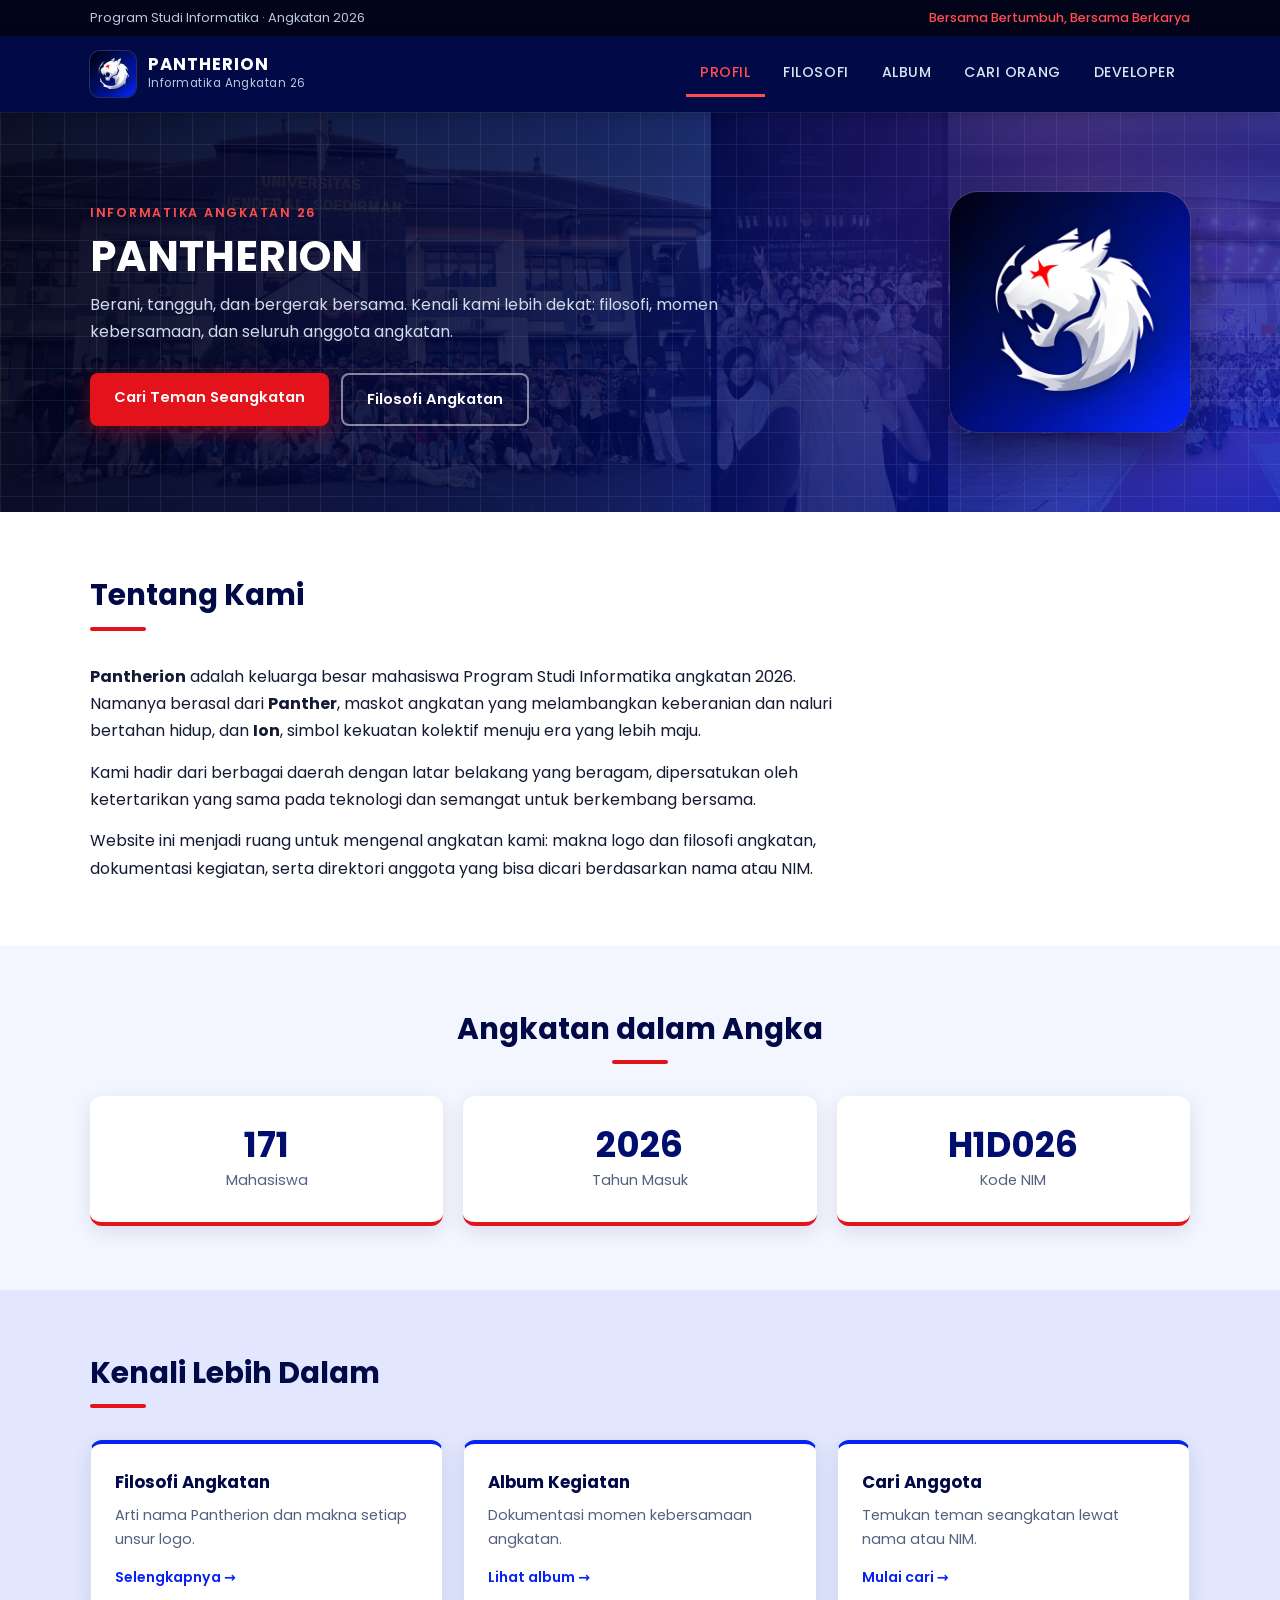
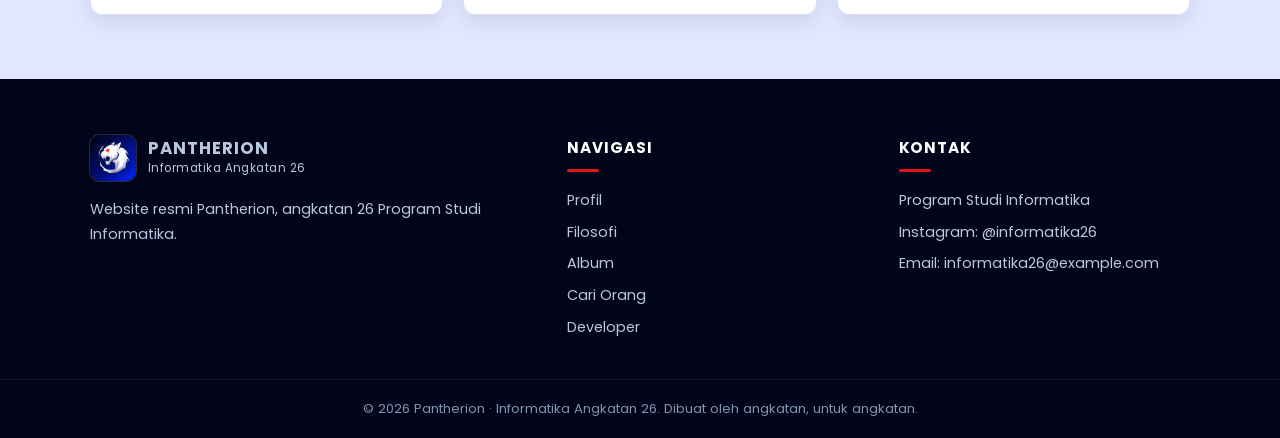
<file: index.html>
<!DOCTYPE html>
<html lang="id">
<head>
  <meta charset="UTF-8">
  <meta name="viewport" content="width=device-width, initial-scale=1.0">
  <title>Pantherion - Informatika Angkatan 26</title>
  <link rel="icon" href="img/logo-icon.png">
  <link rel="preconnect" href="https://fonts.googleapis.com">
  <link rel="preconnect" href="https://fonts.gstatic.com" crossorigin>
  <link rel="stylesheet" href="https://fonts.googleapis.com/css2?family=Poppins:wght@400;500;600;700&display=swap">
  <link rel="stylesheet" href="css/base.css">
  <link rel="stylesheet" href="css/beranda.css">
  <link rel="stylesheet" href="css/easteregg.css">
</head>
<body>
  <a class="skip-link" href="#konten">Lewati ke konten utama</a>
  <div class="topbar"><div class="container">
    <span>Program Studi Informatika · Angkatan 2026</span>
    <span>Bersama Bertumbuh, Bersama Berkarya</span>
  </div></div>
  <nav class="navbar"><div class="container">
    <a href="index.html" class="logo"><img src="img/logo.png" alt=""><span><strong>PANTHERION</strong><small>Informatika Angkatan 26</small></span></a>
    <input type="checkbox" id="nav-toggle">
    <label for="nav-toggle" class="nav-btn" aria-label="Buka menu"><span></span><span></span><span></span></label>
    <ul>
      <li><a href="index.html" class="active">Profil</a></li>
      <li><a href="filosofi.html">Filosofi</a></li>
      <li><a href="album.html">Album</a></li>
      <li><a href="search.html">Cari Orang</a></li>
      <li><a href="developer.html">Developer</a></li>
    </ul>
  </div></nav>

  <header class="page-hero home">
    <!-- Foto album bergeser terus di belakang gradasi biru (daftar foto ditulis dua kali agar loop mulus) -->
    <div class="hero-slides" aria-hidden="true">
      <div class="hero-track">
        <img src="img/album/kecil/album-02.jpg" alt=""><img src="img/album/kecil/album-01.jpg" alt="">
        <img src="img/album/kecil/album-06.jpg" alt=""><img src="img/album/kecil/album-13.jpg" alt="">
        <img src="img/album/kecil/album-09.jpg" alt=""><img src="img/album/kecil/album-05.jpg" alt="">
        <img src="img/album/kecil/album-16.jpg" alt=""><img src="img/album/kecil/album-19.jpg" alt="">
        <img src="img/album/kecil/album-02.jpg" alt=""><img src="img/album/kecil/album-01.jpg" alt="">
        <img src="img/album/kecil/album-06.jpg" alt=""><img src="img/album/kecil/album-13.jpg" alt="">
        <img src="img/album/kecil/album-09.jpg" alt=""><img src="img/album/kecil/album-05.jpg" alt="">
        <img src="img/album/kecil/album-16.jpg" alt=""><img src="img/album/kecil/album-19.jpg" alt="">
      </div>
    </div>
    <div class="container">
      <div class="hero-text">
        <span class="eyebrow">Informatika Angkatan 26</span>
        <h1>PANTHERION</h1>
        <p>Berani, tangguh, dan bergerak bersama. Kenali kami lebih dekat:
          filosofi, momen kebersamaan, dan seluruh anggota angkatan.</p>
        <div class="btn-group">
          <a href="search.html" class="btn btn-accent">Cari Teman Seangkatan</a>
          <a href="filosofi.html" class="btn btn-outline">Filosofi Angkatan</a>
        </div>
      </div>
      <button type="button" class="hero-logo" aria-label="Perbesar logo Pantherion">
        <img src="img/logo.png" alt="Logo Pantherion IF 26" draggable="false">
      </button>
    </div>
  </header>

  <!-- Tampilan logo diperbesar -->
  <div class="logo-zoom" hidden role="dialog" aria-modal="true" aria-label="Logo Pantherion" tabindex="-1">
    <img src="img/logo-zoom.jpg" alt="Logo Pantherion IF 26" draggable="false">
    <p>PANTHERION · Informatika Angkatan 26<span>Klik di mana saja atau tekan Esc untuk menutup</span></p>
  </div>

  <main id="konten">
    <section class="section">
      <div class="container">
        <div class="about">
          <div class="section-title"><h2>Tentang Kami</h2></div>
          <p><strong>Pantherion</strong> adalah keluarga besar mahasiswa Program Studi Informatika angkatan 2026.
            Namanya berasal dari <strong>Panther</strong>, maskot angkatan yang melambangkan keberanian dan
            naluri bertahan hidup, dan <strong>Ion</strong>, simbol kekuatan kolektif menuju era yang lebih maju.</p>
          <p>Kami hadir dari berbagai daerah dengan latar belakang yang beragam, dipersatukan oleh
            ketertarikan yang sama pada teknologi dan semangat untuk berkembang bersama.</p>
          <p>Website ini menjadi ruang untuk mengenal angkatan kami: makna logo dan filosofi angkatan,
            dokumentasi kegiatan, serta direktori anggota yang bisa dicari berdasarkan nama atau NIM.</p>
        </div>
      </div>
    </section>

    <section class="section alt">
      <div class="container">
        <div class="section-title center"><h2>Angkatan dalam Angka</h2></div>
        <div class="stats">
          <div class="stat"><strong>171</strong><span>Mahasiswa</span></div>
          <div class="stat"><strong>2026</strong><span>Tahun Masuk</span></div>
          <div class="stat"><strong>H1D026</strong><span>Kode NIM</span></div>
        </div>
      </div>
    </section>

    <section class="section tint">
      <div class="container">
        <div class="section-title"><h2>Kenali Lebih Dalam</h2></div>
        <div class="link-cards">
          <a href="filosofi.html" class="link-card"><strong>Filosofi Angkatan</strong><span>Arti nama Pantherion dan makna setiap unsur logo.</span><em>Selengkapnya →</em></a>
          <a href="album.html" class="link-card"><strong>Album Kegiatan</strong><span>Dokumentasi momen kebersamaan angkatan.</span><em>Lihat album →</em></a>
          <a href="search.html" class="link-card"><strong>Cari Anggota</strong><span>Temukan teman seangkatan lewat nama atau NIM.</span><em>Mulai cari →</em></a>
        </div>
      </div>
    </section>
  </main>

  <footer class="site-footer">
    <div class="container">
      <div>
        <a href="index.html" class="logo"><img src="img/logo.png" alt=""><span><strong>PANTHERION</strong><small>Informatika Angkatan 26</small></span></a>
        <p>Website resmi Pantherion, angkatan 26 Program Studi Informatika.</p>
      </div>
      <div>
        <h4>Navigasi</h4>
        <ul>
          <li><a href="index.html">Profil</a></li>
          <li><a href="filosofi.html">Filosofi</a></li>
          <li><a href="album.html">Album</a></li>
          <li><a href="search.html">Cari Orang</a></li>
          <li><a href="developer.html">Developer</a></li>
        </ul>
      </div>
      <div>
        <h4>Kontak</h4>
        <ul>
          <li>Program Studi Informatika</li>
          <li>Instagram: @informatika26</li>
          <li>Email: informatika26@example.com</li>
        </ul>
      </div>
    </div>
    <div class="footer-bottom">© 2026 Pantherion · Informatika Angkatan 26. Dibuat oleh angkatan, untuk angkatan.</div>
  </footer>

  <script src="js/beranda.js"></script>
  <script src="js/easteregg.js"></script>
</body>
</html>
</file>
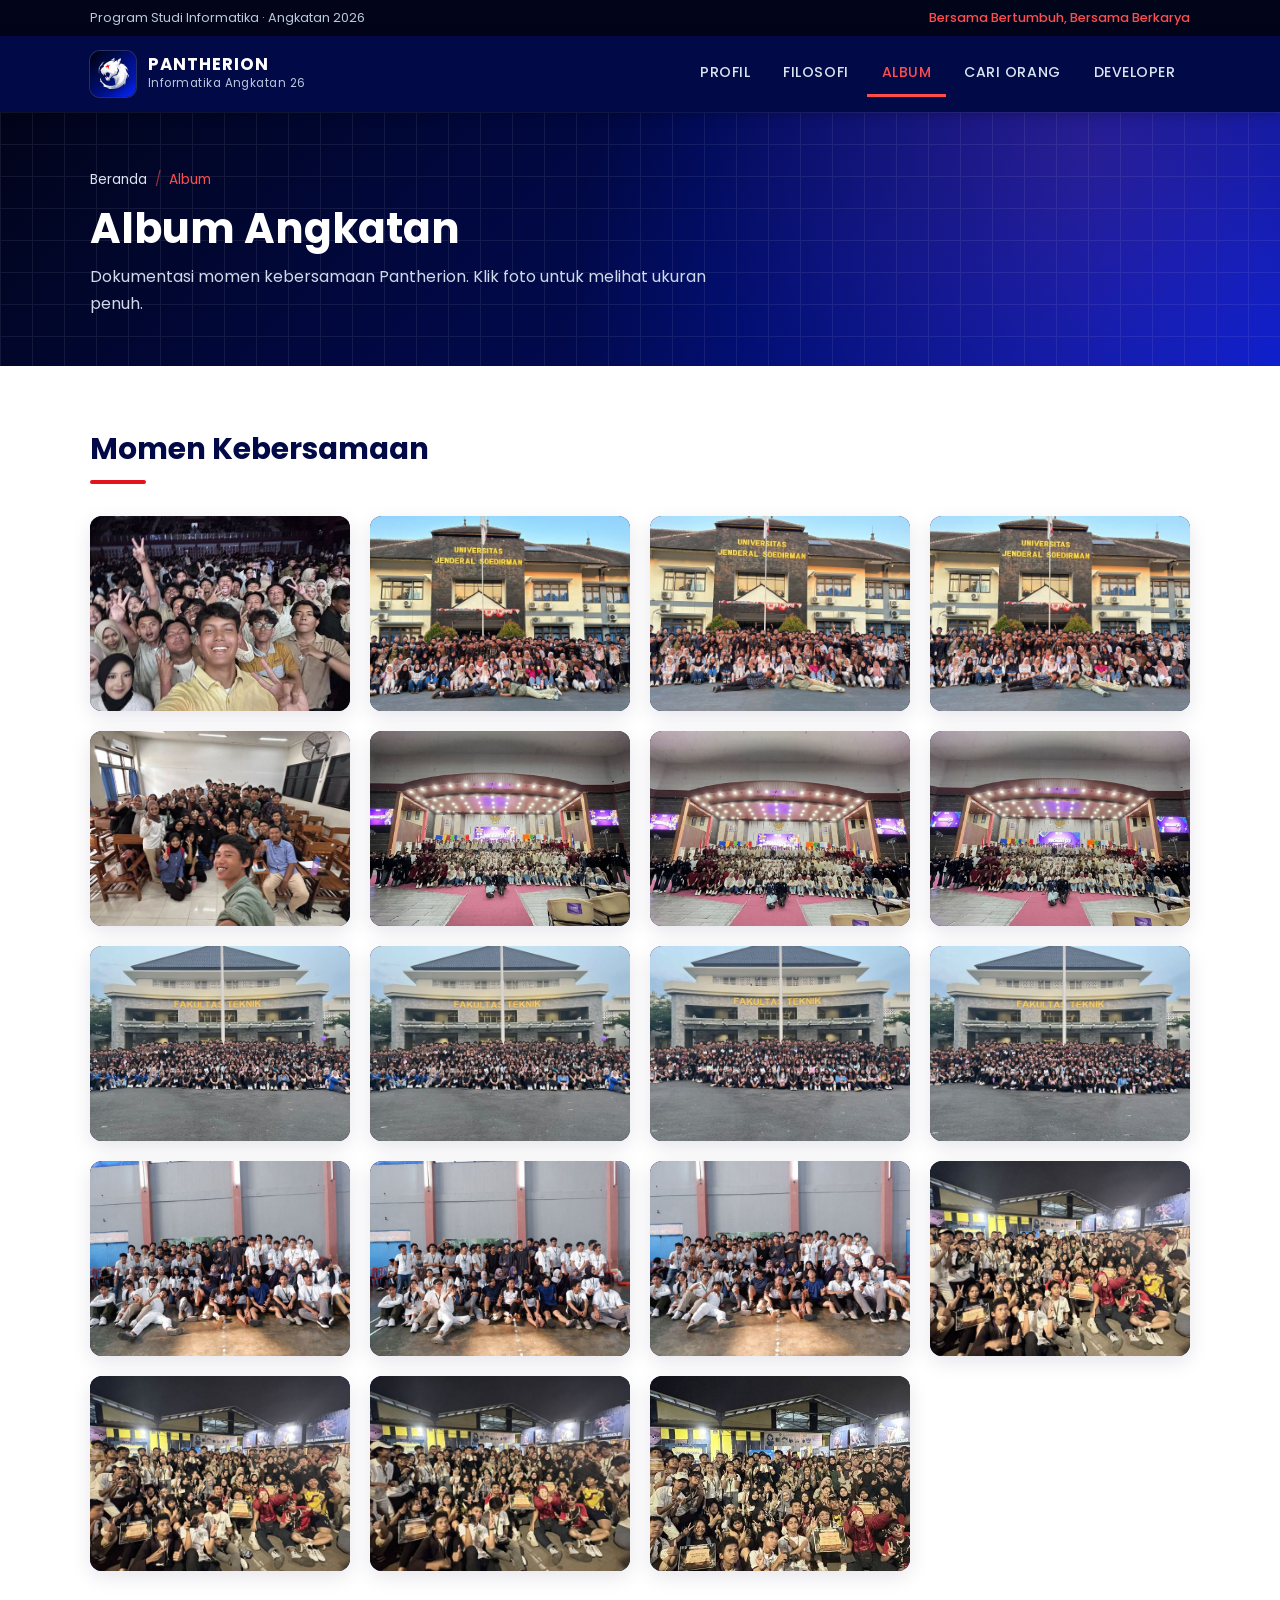
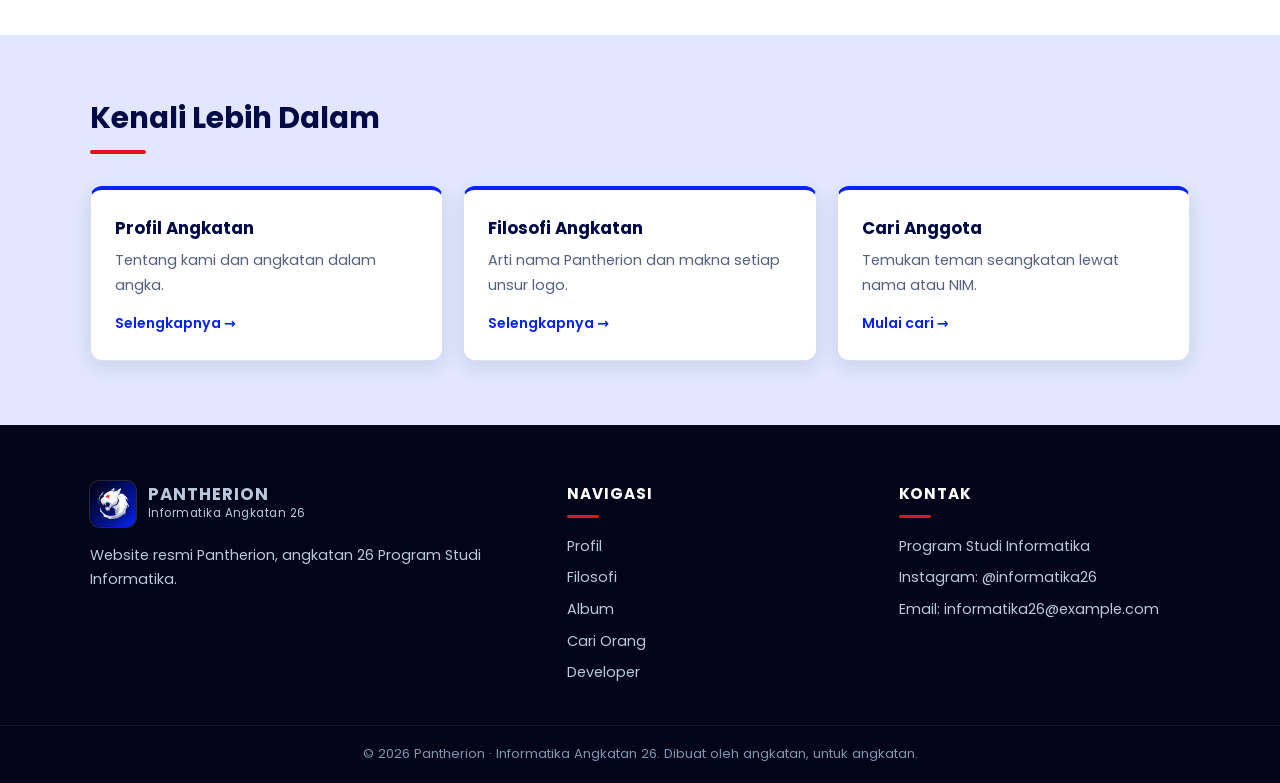
<file: album.html>
<!DOCTYPE html>
<html lang="id">
<head>
  <meta charset="UTF-8">
  <meta name="viewport" content="width=device-width, initial-scale=1.0">
  <title>Album - Pantherion IF 26</title>
  <link rel="icon" href="img/logo-icon.png">
  <link rel="preconnect" href="https://fonts.googleapis.com">
  <link rel="preconnect" href="https://fonts.gstatic.com" crossorigin>
  <link rel="stylesheet" href="https://fonts.googleapis.com/css2?family=Poppins:wght@400;500;600;700&display=swap">
  <link rel="stylesheet" href="css/base.css">
  <link rel="stylesheet" href="css/album.css">
  <link rel="stylesheet" href="css/easteregg.css">
</head>
<body>
  <a class="skip-link" href="#konten">Lewati ke konten utama</a>
  <div class="topbar"><div class="container">
    <span>Program Studi Informatika · Angkatan 2026</span>
    <span>Bersama Bertumbuh, Bersama Berkarya</span>
  </div></div>
  <nav class="navbar"><div class="container">
    <a href="index.html" class="logo"><img src="img/logo.png" alt=""><span><strong>PANTHERION</strong><small>Informatika Angkatan 26</small></span></a>
    <input type="checkbox" id="nav-toggle">
    <label for="nav-toggle" class="nav-btn" aria-label="Buka menu"><span></span><span></span><span></span></label>
    <ul>
      <li><a href="index.html">Profil</a></li>
      <li><a href="filosofi.html">Filosofi</a></li>
      <li><a href="album.html" class="active">Album</a></li>
      <li><a href="search.html">Cari Orang</a></li>
      <li><a href="developer.html">Developer</a></li>
    </ul>
  </div></nav>

  <header class="page-hero">
    <div class="container">
      <ol class="breadcrumb">
        <li><a href="index.html">Beranda</a></li>
        <li aria-current="page">Album</li>
      </ol>
      <h1>Album Angkatan</h1>
      <p>Dokumentasi momen kebersamaan Pantherion. Klik foto untuk melihat ukuran penuh.</p>
    </div>
  </header>

  <main id="konten">
    <section class="section">
      <div class="container">
        <div class="section-title"><h2>Momen Kebersamaan</h2></div>
        <!-- Foto dari ALBUM_IF26_01: img/album/album-NN.jpg (besar) dan img/album/kecil/ (grid & background beranda) -->
        <div class="gallery">
          <figure>
            <a href="img/album/album-01.jpg" target="_blank"><img src="img/album/kecil/album-01.jpg" alt="Foto bersama Pantherion 1" loading="lazy"></a>
          </figure>
          <figure>
            <a href="img/album/album-02.jpg" target="_blank"><img src="img/album/kecil/album-02.jpg" alt="Foto bersama Pantherion 2" loading="lazy"></a>
          </figure>
          <figure>
            <a href="img/album/album-03.jpg" target="_blank"><img src="img/album/kecil/album-03.jpg" alt="Foto bersama Pantherion 3" loading="lazy"></a>
          </figure>
          <figure>
            <a href="img/album/album-04.jpg" target="_blank"><img src="img/album/kecil/album-04.jpg" alt="Foto bersama Pantherion 4" loading="lazy"></a>
          </figure>
          <figure>
            <a href="img/album/album-05.jpg" target="_blank"><img src="img/album/kecil/album-05.jpg" alt="Foto bersama Pantherion 5" loading="lazy"></a>
          </figure>
          <figure>
            <a href="img/album/album-06.jpg" target="_blank"><img src="img/album/kecil/album-06.jpg" alt="Foto bersama Pantherion 6" loading="lazy"></a>
          </figure>
          <figure>
            <a href="img/album/album-07.jpg" target="_blank"><img src="img/album/kecil/album-07.jpg" alt="Foto bersama Pantherion 7" loading="lazy"></a>
          </figure>
          <figure>
            <a href="img/album/album-08.jpg" target="_blank"><img src="img/album/kecil/album-08.jpg" alt="Foto bersama Pantherion 8" loading="lazy"></a>
          </figure>
          <figure>
            <a href="img/album/album-09.jpg" target="_blank"><img src="img/album/kecil/album-09.jpg" alt="Foto bersama Pantherion 9" loading="lazy"></a>
          </figure>
          <figure>
            <a href="img/album/album-10.jpg" target="_blank"><img src="img/album/kecil/album-10.jpg" alt="Foto bersama Pantherion 10" loading="lazy"></a>
          </figure>
          <figure>
            <a href="img/album/album-11.jpg" target="_blank"><img src="img/album/kecil/album-11.jpg" alt="Foto bersama Pantherion 11" loading="lazy"></a>
          </figure>
          <figure>
            <a href="img/album/album-12.jpg" target="_blank"><img src="img/album/kecil/album-12.jpg" alt="Foto bersama Pantherion 12" loading="lazy"></a>
          </figure>
          <figure>
            <a href="img/album/album-13.jpg" target="_blank"><img src="img/album/kecil/album-13.jpg" alt="Foto bersama Pantherion 13" loading="lazy"></a>
          </figure>
          <figure>
            <a href="img/album/album-14.jpg" target="_blank"><img src="img/album/kecil/album-14.jpg" alt="Foto bersama Pantherion 14" loading="lazy"></a>
          </figure>
          <figure>
            <a href="img/album/album-15.jpg" target="_blank"><img src="img/album/kecil/album-15.jpg" alt="Foto bersama Pantherion 15" loading="lazy"></a>
          </figure>
          <figure>
            <a href="img/album/album-16.jpg" target="_blank"><img src="img/album/kecil/album-16.jpg" alt="Foto bersama Pantherion 16" loading="lazy"></a>
          </figure>
          <figure>
            <a href="img/album/album-17.jpg" target="_blank"><img src="img/album/kecil/album-17.jpg" alt="Foto bersama Pantherion 17" loading="lazy"></a>
          </figure>
          <figure>
            <a href="img/album/album-18.jpg" target="_blank"><img src="img/album/kecil/album-18.jpg" alt="Foto bersama Pantherion 18" loading="lazy"></a>
          </figure>
          <figure>
            <a href="img/album/album-19.jpg" target="_blank"><img src="img/album/kecil/album-19.jpg" alt="Foto bersama Pantherion 19" loading="lazy"></a>
          </figure>
        </div>
      </div>
    </section>

    <section class="section tint">
      <div class="container">
        <div class="section-title"><h2>Kenali Lebih Dalam</h2></div>
        <div class="link-cards">
          <a href="index.html" class="link-card"><strong>Profil Angkatan</strong><span>Tentang kami dan angkatan dalam angka.</span><em>Selengkapnya →</em></a>
          <a href="filosofi.html" class="link-card"><strong>Filosofi Angkatan</strong><span>Arti nama Pantherion dan makna setiap unsur logo.</span><em>Selengkapnya →</em></a>
          <a href="search.html" class="link-card"><strong>Cari Anggota</strong><span>Temukan teman seangkatan lewat nama atau NIM.</span><em>Mulai cari →</em></a>
        </div>
      </div>
    </section>
  </main>

  <footer class="site-footer">
    <div class="container">
      <div>
        <a href="index.html" class="logo"><img src="img/logo.png" alt=""><span><strong>PANTHERION</strong><small>Informatika Angkatan 26</small></span></a>
        <p>Website resmi Pantherion, angkatan 26 Program Studi Informatika.</p>
      </div>
      <div>
        <h4>Navigasi</h4>
        <ul>
          <li><a href="index.html">Profil</a></li>
          <li><a href="filosofi.html">Filosofi</a></li>
          <li><a href="album.html">Album</a></li>
          <li><a href="search.html">Cari Orang</a></li>
          <li><a href="developer.html">Developer</a></li>
        </ul>
      </div>
      <div>
        <h4>Kontak</h4>
        <ul>
          <li>Program Studi Informatika</li>
          <li>Instagram: @informatika26</li>
          <li>Email: informatika26@example.com</li>
        </ul>
      </div>
    </div>
    <div class="footer-bottom">© 2026 Pantherion · Informatika Angkatan 26. Dibuat oleh angkatan, untuk angkatan.</div>
  </footer>
  <script src="js/easteregg.js"></script>
</body>
</html>
</file>
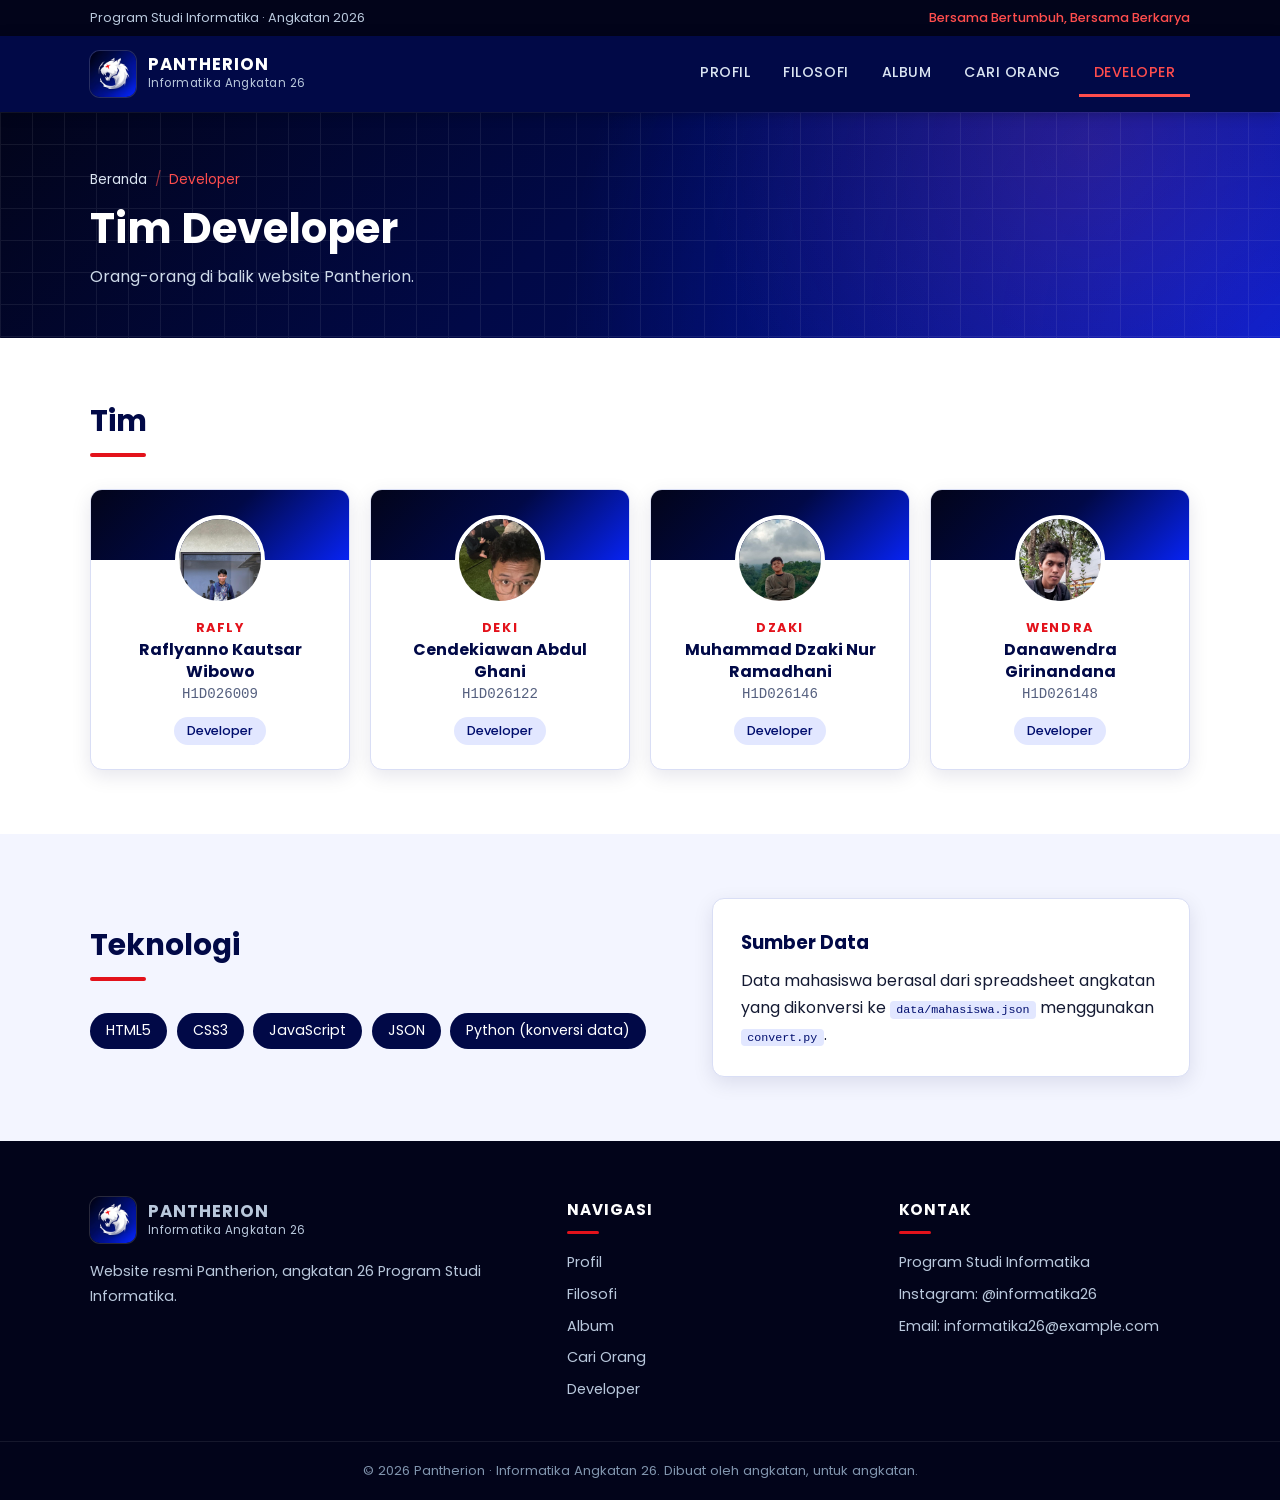
<file: developer.html>
<!DOCTYPE html>
<html lang="id">
<head>
  <meta charset="UTF-8">
  <meta name="viewport" content="width=device-width, initial-scale=1.0">
  <title>Developer - Pantherion IF 26</title>
  <link rel="icon" href="img/logo-icon.png">
  <link rel="preconnect" href="https://fonts.googleapis.com">
  <link rel="preconnect" href="https://fonts.gstatic.com" crossorigin>
  <link rel="stylesheet" href="https://fonts.googleapis.com/css2?family=Poppins:wght@400;500;600;700&display=swap">
  <link rel="stylesheet" href="css/base.css">
  <link rel="stylesheet" href="css/developer.css">
  <link rel="stylesheet" href="css/easteregg.css">
</head>
<body>
  <a class="skip-link" href="#konten">Lewati ke konten utama</a>
  <div class="topbar"><div class="container">
    <span>Program Studi Informatika · Angkatan 2026</span>
    <span>Bersama Bertumbuh, Bersama Berkarya</span>
  </div></div>
  <nav class="navbar"><div class="container">
    <a href="index.html" class="logo"><img src="img/logo.png" alt=""><span><strong>PANTHERION</strong><small>Informatika Angkatan 26</small></span></a>
    <input type="checkbox" id="nav-toggle">
    <label for="nav-toggle" class="nav-btn" aria-label="Buka menu"><span></span><span></span><span></span></label>
    <ul>
      <li><a href="index.html">Profil</a></li>
      <li><a href="filosofi.html">Filosofi</a></li>
      <li><a href="album.html">Album</a></li>
      <li><a href="search.html">Cari Orang</a></li>
      <li><a href="developer.html" class="active">Developer</a></li>
    </ul>
  </div></nav>

  <header class="page-hero">
    <div class="container">
      <ol class="breadcrumb">
        <li><a href="index.html">Beranda</a></li>
        <li aria-current="page">Developer</li>
      </ol>
      <h1>Tim Developer</h1>
      <p>Orang-orang di balik website Pantherion.</p>
    </div>
  </header>

  <main id="konten">
    <section class="section">
      <div class="container">
        <div class="section-title"><h2>Tim</h2></div>
        <!-- Tim developer (no. urut 009, 122, 146, 148); klik kartu untuk membuka profil di halaman Cari Orang -->
        <div class="team">
          <a class="member" href="search.html?nim=H1D026009">
            <div class="avatar"><img src="img/foto/H1D026009.jpg" alt="Foto Raflyanno Kautsar Wibowo"></div>
            <span class="nick">Rafly</span>
            <strong>Raflyanno Kautsar Wibowo</strong>
            <div class="nim">H1D026009</div>
            <span class="role">Developer</span>
          </a>
          <a class="member" href="search.html?nim=H1D026122">
            <div class="avatar"><img src="img/foto/H1D026122.jpg" alt="Foto Cendekiawan Abdul Ghani"></div>
            <span class="nick">Deki</span>
            <strong>Cendekiawan Abdul Ghani</strong>
            <div class="nim">H1D026122</div>
            <span class="role">Developer</span>
          </a>
          <a class="member" href="search.html?nim=H1D026146">
            <div class="avatar"><img src="img/foto/H1D026146.jpg" alt="Foto Muhammad Dzaki Nur Ramadhani"></div>
            <span class="nick">Dzaki</span>
            <strong>Muhammad Dzaki Nur Ramadhani</strong>
            <div class="nim">H1D026146</div>
            <span class="role">Developer</span>
          </a>
          <a class="member" href="search.html?nim=H1D026148">
            <div class="avatar"><img src="img/foto/H1D026148.jpg" alt="Foto Danawendra Girinandana"></div>
            <span class="nick">Wendra</span>
            <strong>Danawendra Girinandana</strong>
            <div class="nim">H1D026148</div>
            <span class="role">Developer</span>
          </a>
        </div>
      </div>
    </section>

    <section class="section alt">
      <div class="container split">
        <div>
          <div class="section-title"><h2>Teknologi</h2></div>
          <ul class="tech">
            <li>HTML5</li>
            <li>CSS3</li>
            <li>JavaScript</li>
            <li>JSON</li>
            <li>Python (konversi data)</li>
          </ul>
        </div>
        <div class="box">
          <h3>Sumber Data</h3>
          <p>Data mahasiswa berasal dari spreadsheet angkatan yang dikonversi ke
            <code>data/mahasiswa.json</code> menggunakan <code>convert.py</code>.</p>
        </div>
      </div>
    </section>
  </main>

  <footer class="site-footer">
    <div class="container">
      <div>
        <a href="index.html" class="logo"><img src="img/logo.png" alt=""><span><strong>PANTHERION</strong><small>Informatika Angkatan 26</small></span></a>
        <p>Website resmi Pantherion, angkatan 26 Program Studi Informatika.</p>
      </div>
      <div>
        <h4>Navigasi</h4>
        <ul>
          <li><a href="index.html">Profil</a></li>
          <li><a href="filosofi.html">Filosofi</a></li>
          <li><a href="album.html">Album</a></li>
          <li><a href="search.html">Cari Orang</a></li>
          <li><a href="developer.html">Developer</a></li>
        </ul>
      </div>
      <div>
        <h4>Kontak</h4>
        <ul>
          <li>Program Studi Informatika</li>
          <li>Instagram: @informatika26</li>
          <li>Email: informatika26@example.com</li>
        </ul>
      </div>
    </div>
    <div class="footer-bottom">© 2026 Pantherion · Informatika Angkatan 26. Dibuat oleh angkatan, untuk angkatan.</div>
  </footer>
  <script src="js/easteregg.js"></script>
</body>
</html>
</file>
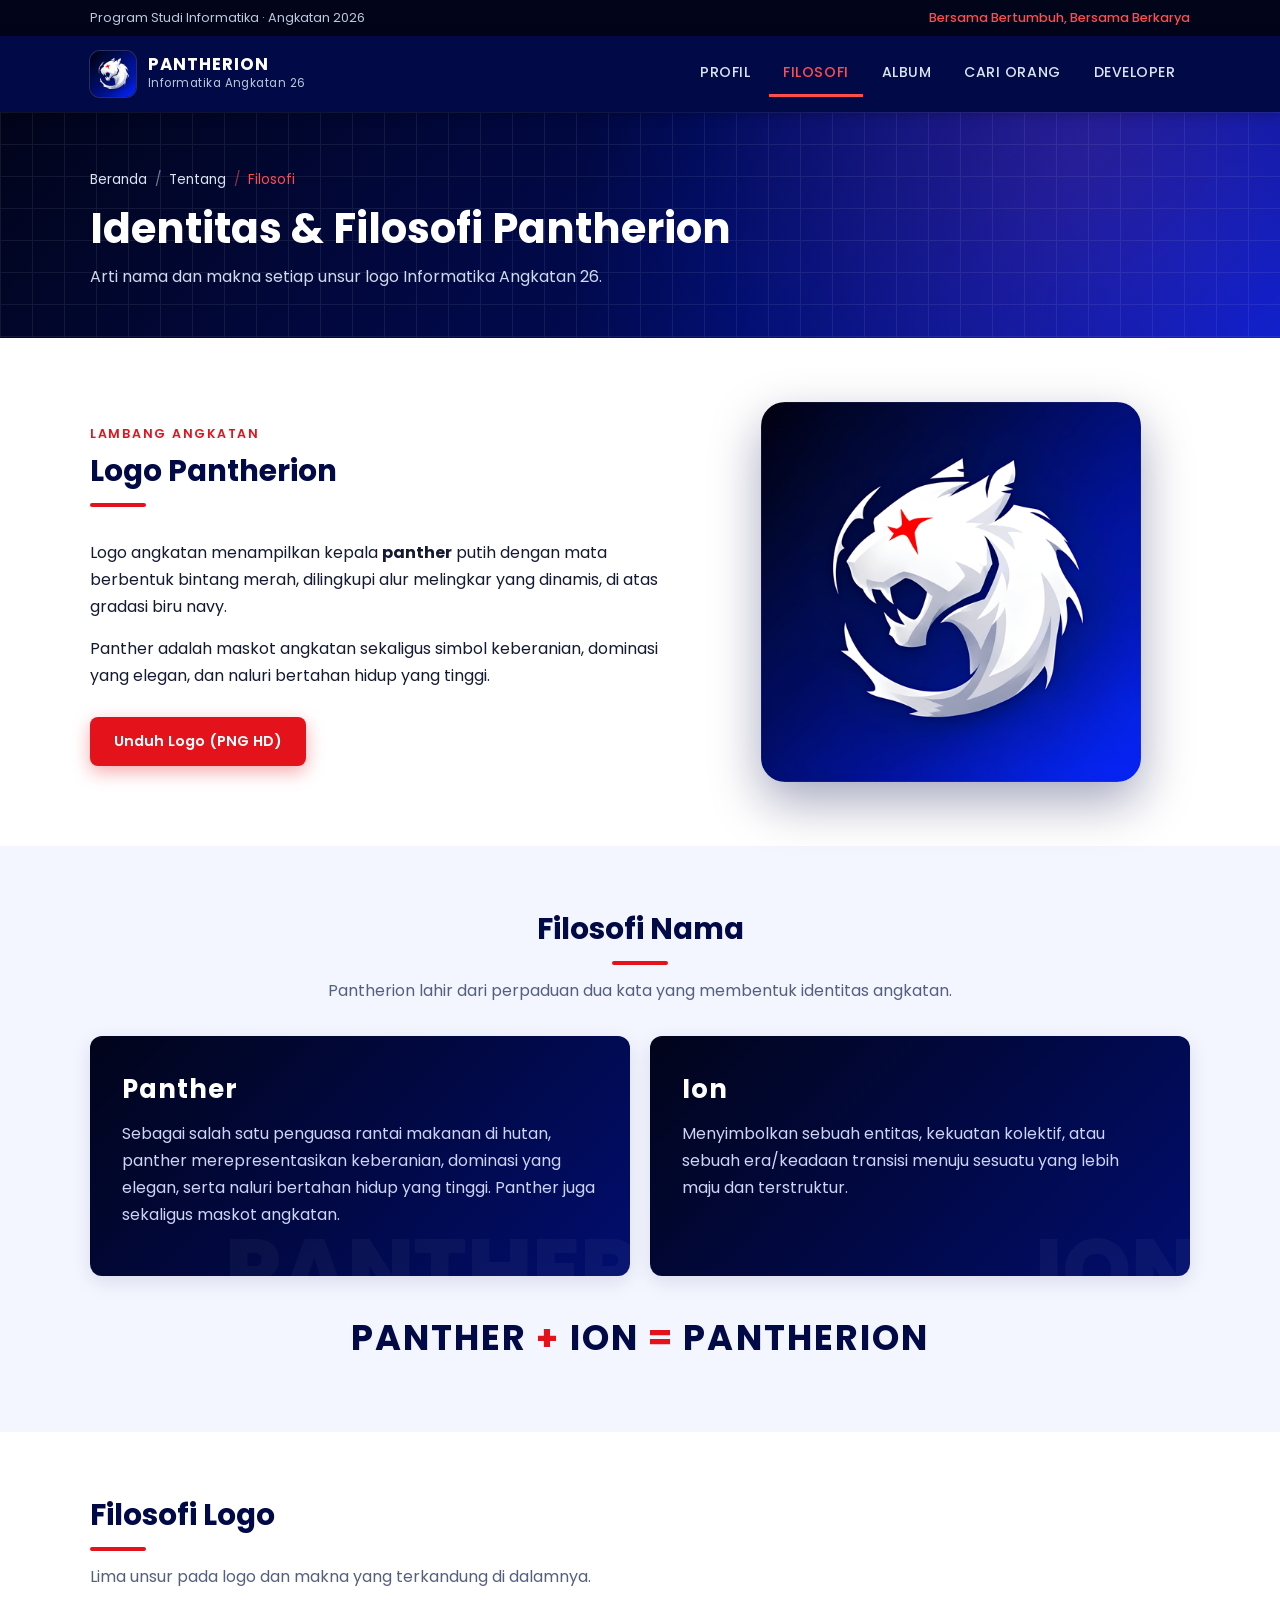
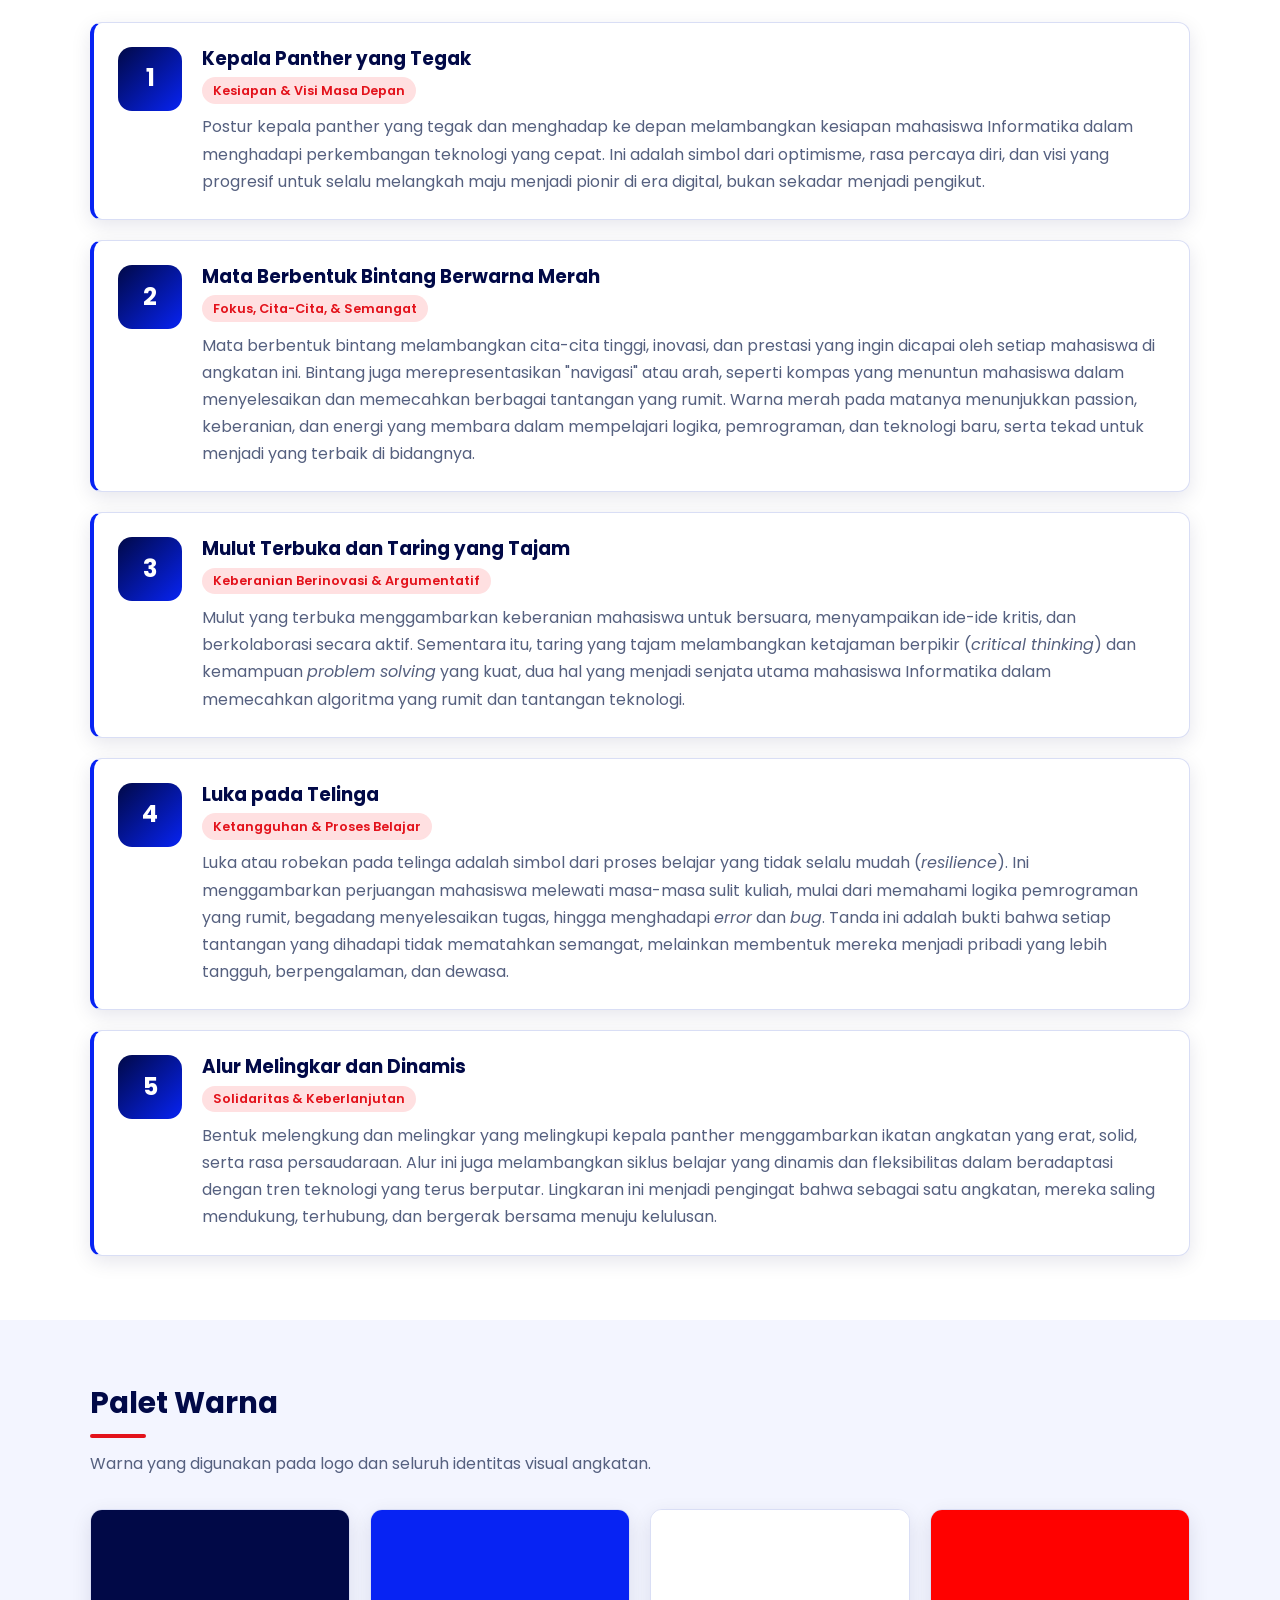
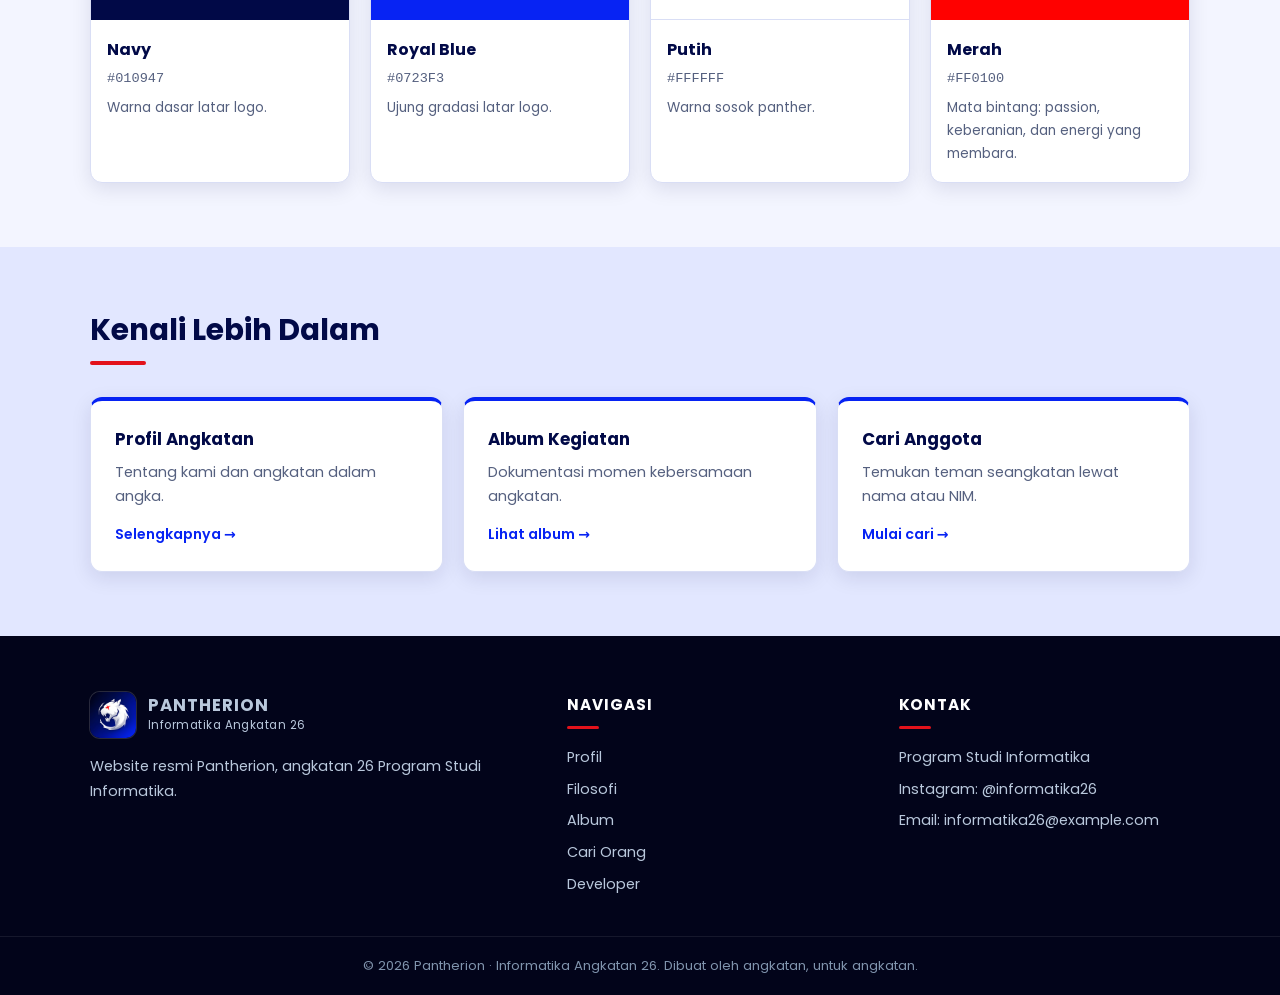
<file: filosofi.html>
<!DOCTYPE html>
<html lang="id">
<head>
  <meta charset="UTF-8">
  <meta name="viewport" content="width=device-width, initial-scale=1.0">
  <title>Filosofi - Pantherion IF 26</title>
  <link rel="icon" href="img/logo-icon.png">
  <link rel="preconnect" href="https://fonts.googleapis.com">
  <link rel="preconnect" href="https://fonts.gstatic.com" crossorigin>
  <link rel="stylesheet" href="https://fonts.googleapis.com/css2?family=Poppins:wght@400;500;600;700&display=swap">
  <link rel="stylesheet" href="css/base.css">
  <link rel="stylesheet" href="css/filosofi.css">
  <link rel="stylesheet" href="css/easteregg.css">
</head>
<body>
  <a class="skip-link" href="#konten">Lewati ke konten utama</a>
  <div class="topbar"><div class="container">
    <span>Program Studi Informatika · Angkatan 2026</span>
    <span>Bersama Bertumbuh, Bersama Berkarya</span>
  </div></div>
  <nav class="navbar"><div class="container">
    <a href="index.html" class="logo"><img src="img/logo.png" alt=""><span><strong>PANTHERION</strong><small>Informatika Angkatan 26</small></span></a>
    <input type="checkbox" id="nav-toggle">
    <label for="nav-toggle" class="nav-btn" aria-label="Buka menu"><span></span><span></span><span></span></label>
    <ul>
      <li><a href="index.html">Profil</a></li>
      <li><a href="filosofi.html" class="active">Filosofi</a></li>
      <li><a href="album.html">Album</a></li>
      <li><a href="search.html">Cari Orang</a></li>
      <li><a href="developer.html">Developer</a></li>
    </ul>
  </div></nav>

  <header class="page-hero">
    <div class="container">
      <ol class="breadcrumb">
        <li><a href="index.html">Beranda</a></li>
        <li><a href="index.html">Tentang</a></li>
        <li aria-current="page">Filosofi</li>
      </ol>
      <h1>Identitas &amp; Filosofi Pantherion</h1>
      <p>Arti nama dan makna setiap unsur logo Informatika Angkatan 26.</p>
    </div>
  </header>

  <main id="konten">
    <section class="section">
      <div class="container split">
        <div>
          <span class="eyebrow" style="color:var(--red)">Lambang Angkatan</span>
          <div class="section-title"><h2>Logo Pantherion</h2></div>
          <p>Logo angkatan menampilkan kepala <strong>panther</strong> putih dengan mata berbentuk
            bintang merah, dilingkupi alur melingkar yang dinamis, di atas gradasi biru navy.</p>
          <p>Panther adalah maskot angkatan sekaligus simbol keberanian, dominasi yang elegan,
            dan naluri bertahan hidup yang tinggi.</p>
          <div class="btn-group">
            <a href="img/logo-hd.png" download="logo-pantherion-if26.png" class="btn btn-accent">Unduh Logo (PNG HD)</a>
          </div>
        </div>
        <div class="logo-showcase"><img src="img/logo.png" alt="Logo Pantherion IF 26"></div>
      </div>
    </section>

    <section class="section alt">
      <div class="container">
        <div class="section-title center">
          <h2>Filosofi Nama</h2>
          <p>Pantherion lahir dari perpaduan dua kata yang membentuk identitas angkatan.</p>
        </div>
        <div class="name-split">
          <div class="name-card" data-word="PANTHER">
            <h3>Panther</h3>
            <p>Sebagai salah satu penguasa rantai makanan di hutan, panther merepresentasikan
              keberanian, dominasi yang elegan, serta naluri bertahan hidup yang tinggi. Panther
              juga sekaligus maskot angkatan.</p>
          </div>
          <div class="name-card" data-word="ION">
            <h3>Ion</h3>
            <p>Menyimbolkan sebuah entitas, kekuatan kolektif, atau sebuah era/keadaan transisi
              menuju sesuatu yang lebih maju dan terstruktur.</p>
          </div>
        </div>
        <p class="name-formula">PANTHER <span>+</span> ION <span>=</span> PANTHERION</p>
      </div>
    </section>

    <section class="section">
      <div class="container">
        <div class="section-title">
          <h2>Filosofi Logo</h2>
          <p>Lima unsur pada logo dan makna yang terkandung di dalamnya.</p>
        </div>
        <div class="makna-list">
          <article class="makna-item">
            <div class="num">1</div>
            <div>
              <h3>Kepala Panther yang Tegak</h3>
              <span class="tag">Kesiapan &amp; Visi Masa Depan</span>
              <p>Postur kepala panther yang tegak dan menghadap ke depan melambangkan kesiapan
                mahasiswa Informatika dalam menghadapi perkembangan teknologi yang cepat. Ini adalah
                simbol dari optimisme, rasa percaya diri, dan visi yang progresif untuk selalu
                melangkah maju menjadi pionir di era digital, bukan sekadar menjadi pengikut.</p>
            </div>
          </article>
          <article class="makna-item">
            <div class="num">2</div>
            <div>
              <h3>Mata Berbentuk Bintang Berwarna Merah</h3>
              <span class="tag">Fokus, Cita-Cita, &amp; Semangat</span>
              <p>Mata berbentuk bintang melambangkan cita-cita tinggi, inovasi, dan prestasi yang
                ingin dicapai oleh setiap mahasiswa di angkatan ini. Bintang juga merepresentasikan
                "navigasi" atau arah, seperti kompas yang menuntun mahasiswa dalam menyelesaikan dan
                memecahkan berbagai tantangan yang rumit. Warna merah pada matanya menunjukkan
                passion, keberanian, dan energi yang membara dalam mempelajari logika, pemrograman,
                dan teknologi baru, serta tekad untuk menjadi yang terbaik di bidangnya.</p>
            </div>
          </article>
          <article class="makna-item">
            <div class="num">3</div>
            <div>
              <h3>Mulut Terbuka dan Taring yang Tajam</h3>
              <span class="tag">Keberanian Berinovasi &amp; Argumentatif</span>
              <p>Mulut yang terbuka menggambarkan keberanian mahasiswa untuk bersuara, menyampaikan
                ide-ide kritis, dan berkolaborasi secara aktif. Sementara itu, taring yang tajam
                melambangkan ketajaman berpikir (<em>critical thinking</em>) dan kemampuan
                <em>problem solving</em> yang kuat, dua hal yang menjadi senjata utama mahasiswa
                Informatika dalam memecahkan algoritma yang rumit dan tantangan teknologi.</p>
            </div>
          </article>
          <article class="makna-item">
            <div class="num">4</div>
            <div>
              <h3>Luka pada Telinga</h3>
              <span class="tag">Ketangguhan &amp; Proses Belajar</span>
              <p>Luka atau robekan pada telinga adalah simbol dari proses belajar yang tidak selalu
                mudah (<em>resilience</em>). Ini menggambarkan perjuangan mahasiswa melewati masa-masa
                sulit kuliah, mulai dari memahami logika pemrograman yang rumit, begadang
                menyelesaikan tugas, hingga menghadapi <em>error</em> dan <em>bug</em>. Tanda ini
                adalah bukti bahwa setiap tantangan yang dihadapi tidak mematahkan semangat,
                melainkan membentuk mereka menjadi pribadi yang lebih tangguh, berpengalaman, dan
                dewasa.</p>
            </div>
          </article>
          <article class="makna-item">
            <div class="num">5</div>
            <div>
              <h3>Alur Melingkar dan Dinamis</h3>
              <span class="tag">Solidaritas &amp; Keberlanjutan</span>
              <p>Bentuk melengkung dan melingkar yang melingkupi kepala panther menggambarkan ikatan
                angkatan yang erat, solid, serta rasa persaudaraan. Alur ini juga melambangkan siklus
                belajar yang dinamis dan fleksibilitas dalam beradaptasi dengan tren teknologi yang
                terus berputar. Lingkaran ini menjadi pengingat bahwa sebagai satu angkatan, mereka
                saling mendukung, terhubung, dan bergerak bersama menuju kelulusan.</p>
            </div>
          </article>
        </div>
      </div>
    </section>

    <section class="section alt">
      <div class="container">
        <div class="section-title">
          <h2>Palet Warna</h2>
          <p>Warna yang digunakan pada logo dan seluruh identitas visual angkatan.</p>
        </div>
        <div class="palette">
          <div class="swatch"><div class="color" style="background:#010947"></div>
            <div><strong>Navy</strong><code>#010947</code><p>Warna dasar latar logo.</p></div></div>
          <div class="swatch"><div class="color" style="background:#0723f3"></div>
            <div><strong>Royal Blue</strong><code>#0723F3</code><p>Ujung gradasi latar logo.</p></div></div>
          <div class="swatch"><div class="color" style="background:#ffffff; border-bottom:1px solid #d9def5"></div>
            <div><strong>Putih</strong><code>#FFFFFF</code><p>Warna sosok panther.</p></div></div>
          <div class="swatch"><div class="color" style="background:#ff0100"></div>
            <div><strong>Merah</strong><code>#FF0100</code><p>Mata bintang: passion, keberanian, dan energi yang membara.</p></div></div>
        </div>
      </div>
    </section>

    <section class="section tint">
      <div class="container">
        <div class="section-title"><h2>Kenali Lebih Dalam</h2></div>
        <div class="link-cards">
          <a href="index.html" class="link-card"><strong>Profil Angkatan</strong><span>Tentang kami dan angkatan dalam angka.</span><em>Selengkapnya →</em></a>
          <a href="album.html" class="link-card"><strong>Album Kegiatan</strong><span>Dokumentasi momen kebersamaan angkatan.</span><em>Lihat album →</em></a>
          <a href="search.html" class="link-card"><strong>Cari Anggota</strong><span>Temukan teman seangkatan lewat nama atau NIM.</span><em>Mulai cari →</em></a>
        </div>
      </div>
    </section>
  </main>

  <footer class="site-footer">
    <div class="container">
      <div>
        <a href="index.html" class="logo"><img src="img/logo.png" alt=""><span><strong>PANTHERION</strong><small>Informatika Angkatan 26</small></span></a>
        <p>Website resmi Pantherion, angkatan 26 Program Studi Informatika.</p>
      </div>
      <div>
        <h4>Navigasi</h4>
        <ul>
          <li><a href="index.html">Profil</a></li>
          <li><a href="filosofi.html">Filosofi</a></li>
          <li><a href="album.html">Album</a></li>
          <li><a href="search.html">Cari Orang</a></li>
          <li><a href="developer.html">Developer</a></li>
        </ul>
      </div>
      <div>
        <h4>Kontak</h4>
        <ul>
          <li>Program Studi Informatika</li>
          <li>Instagram: @informatika26</li>
          <li>Email: informatika26@example.com</li>
        </ul>
      </div>
    </div>
    <div class="footer-bottom">© 2026 Pantherion · Informatika Angkatan 26. Dibuat oleh angkatan, untuk angkatan.</div>
  </footer>
  <script src="js/easteregg.js"></script>
</body>
</html>
</file>
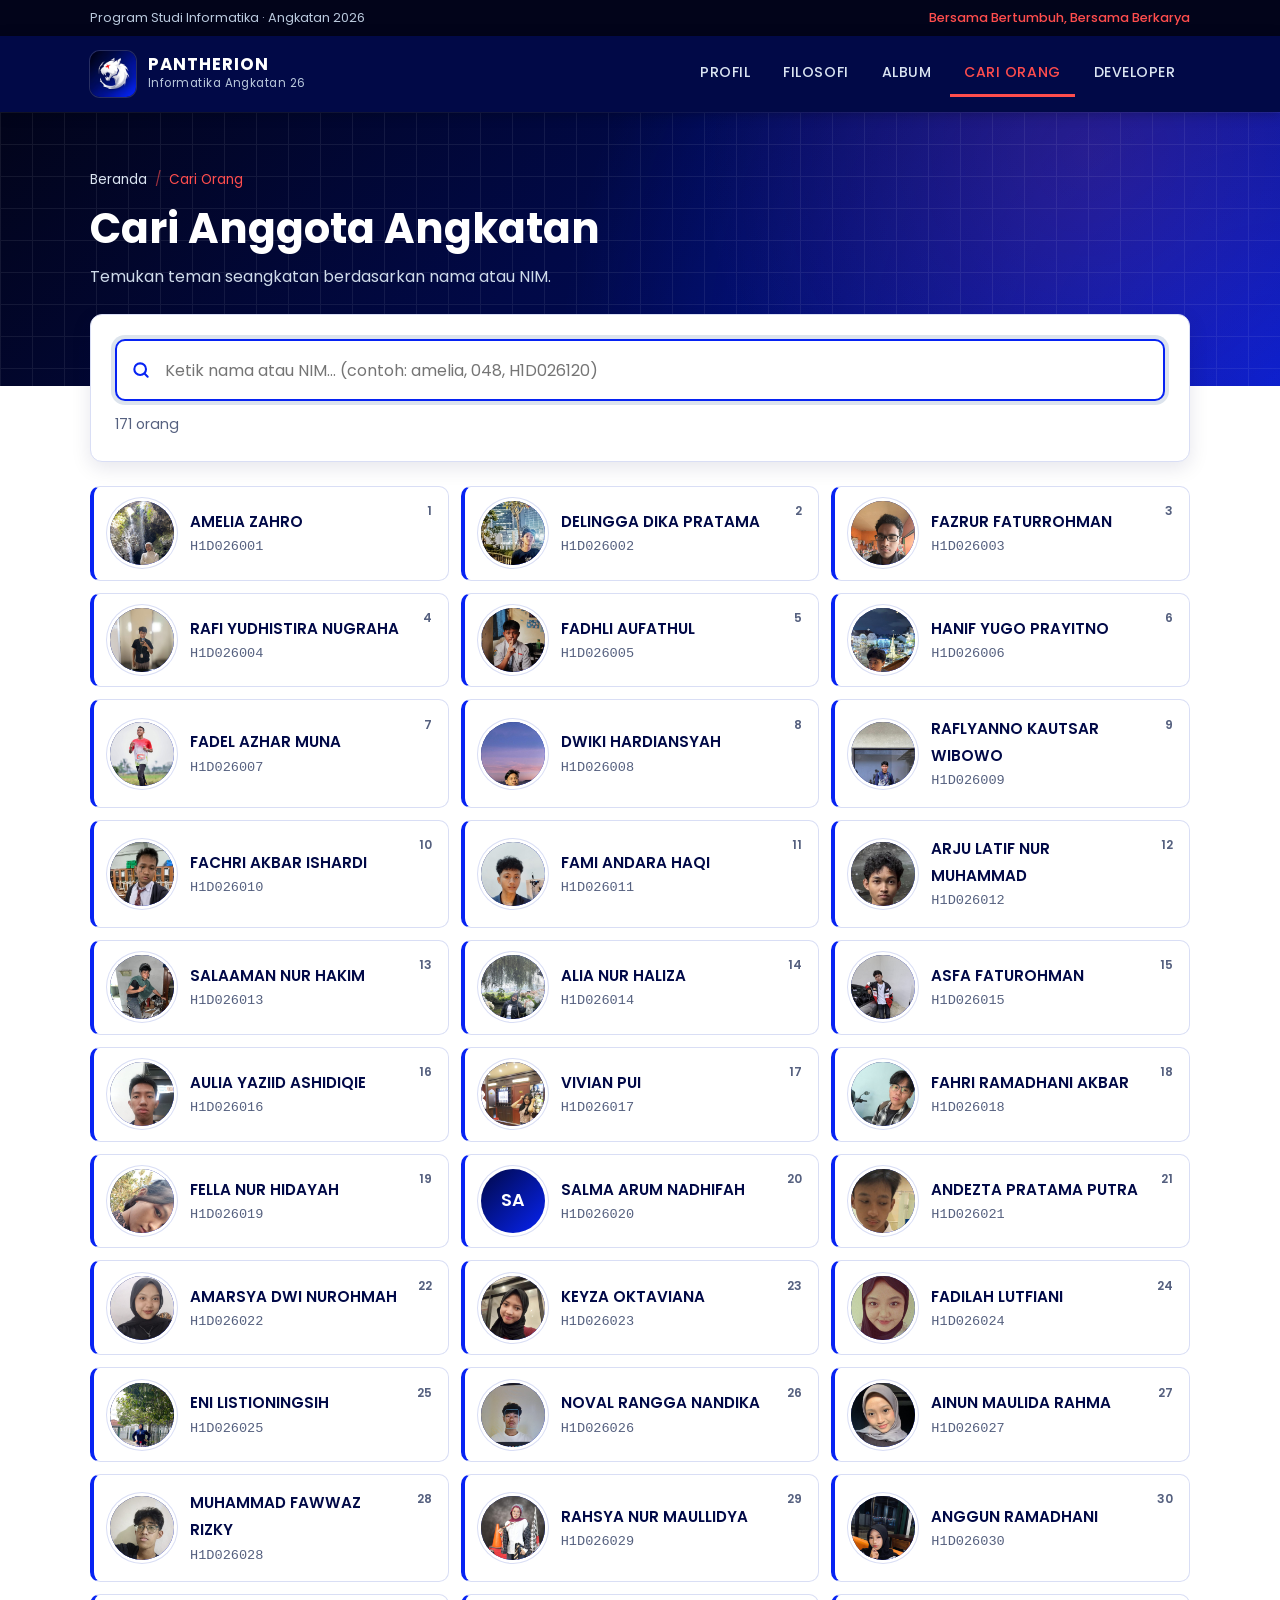
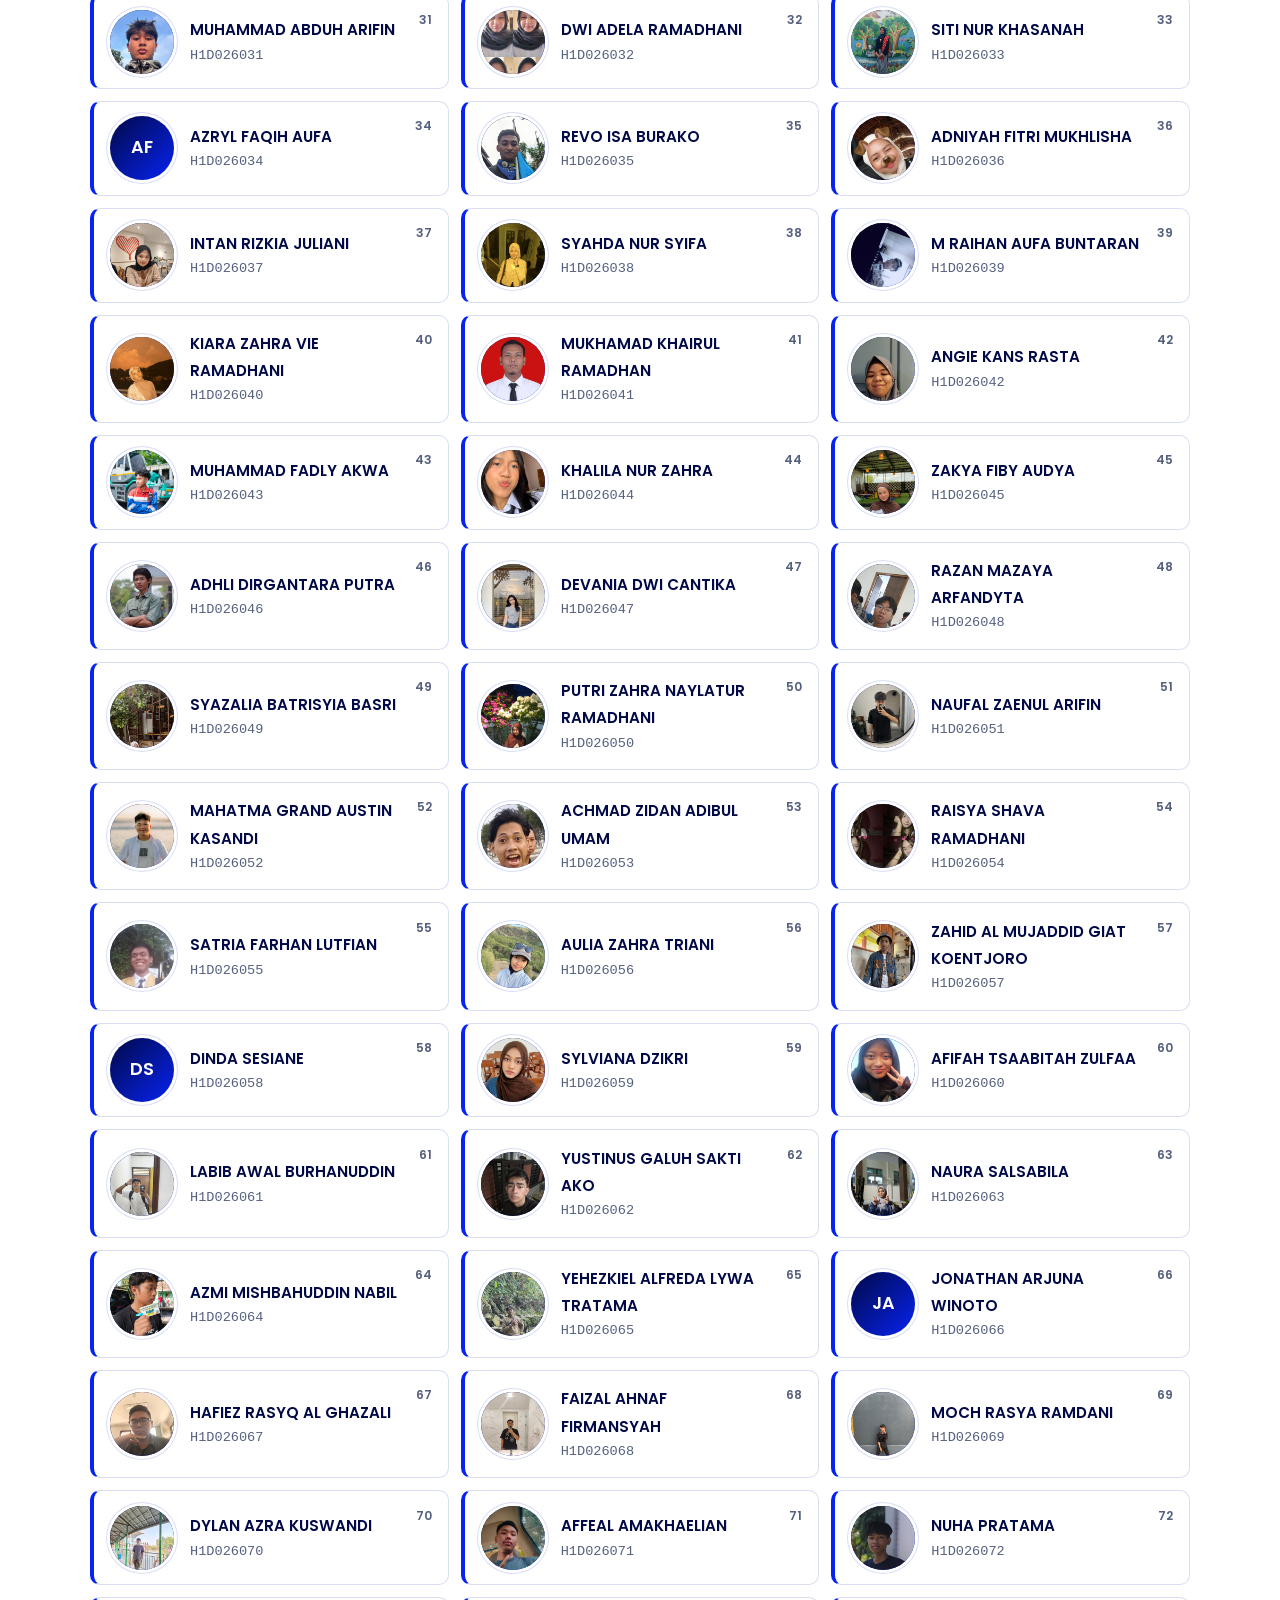
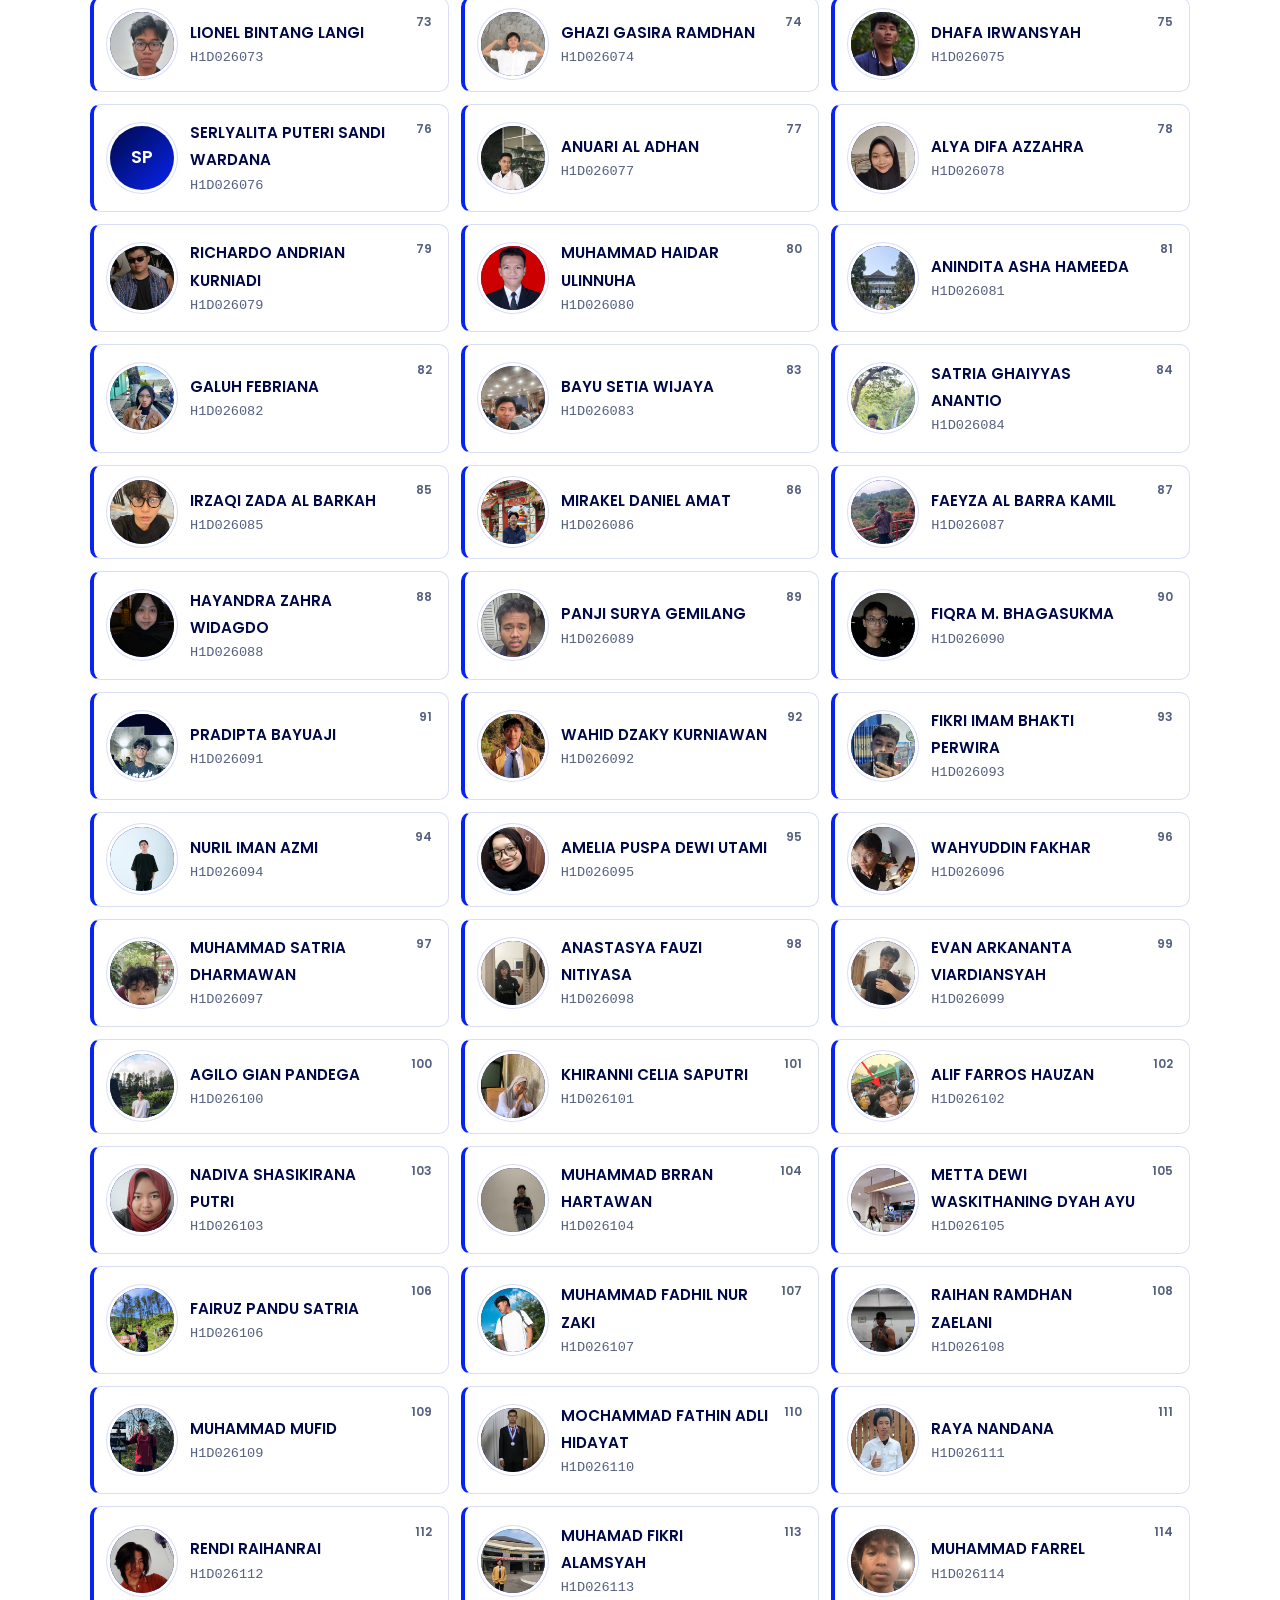
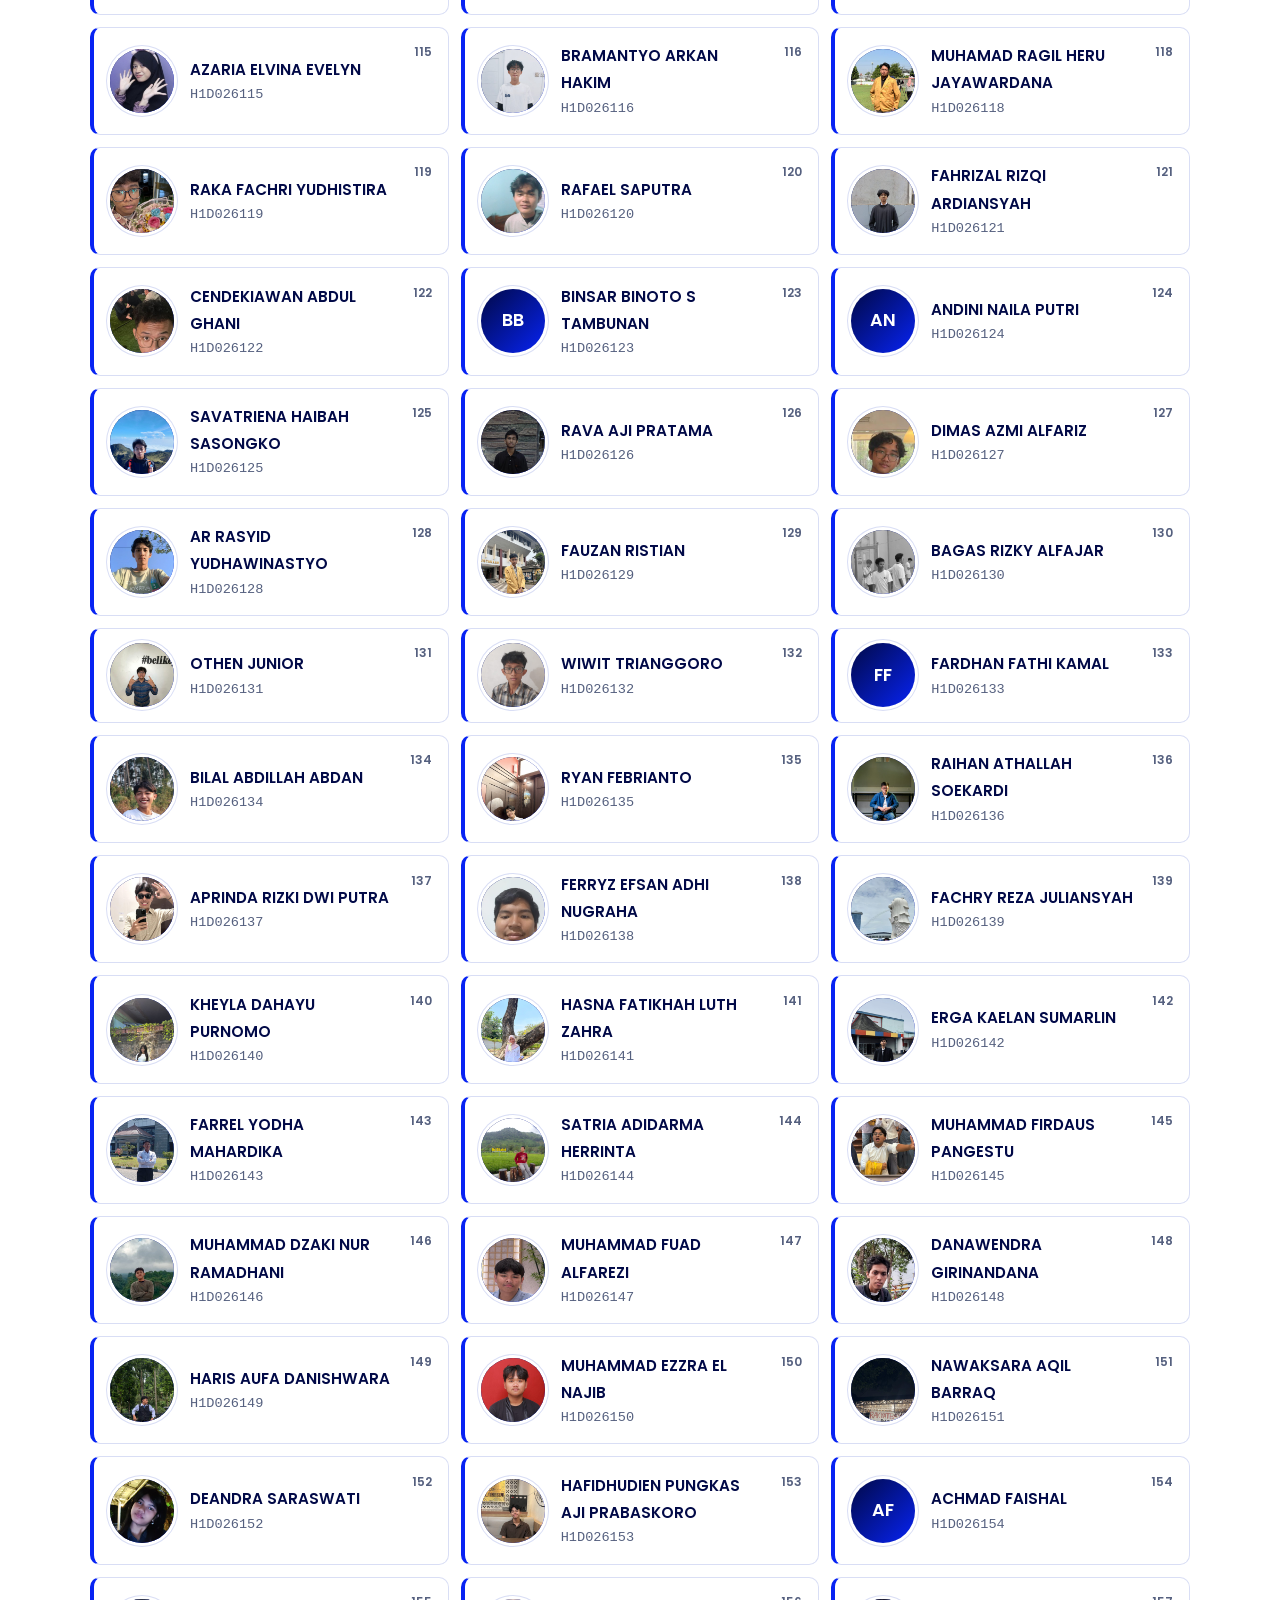
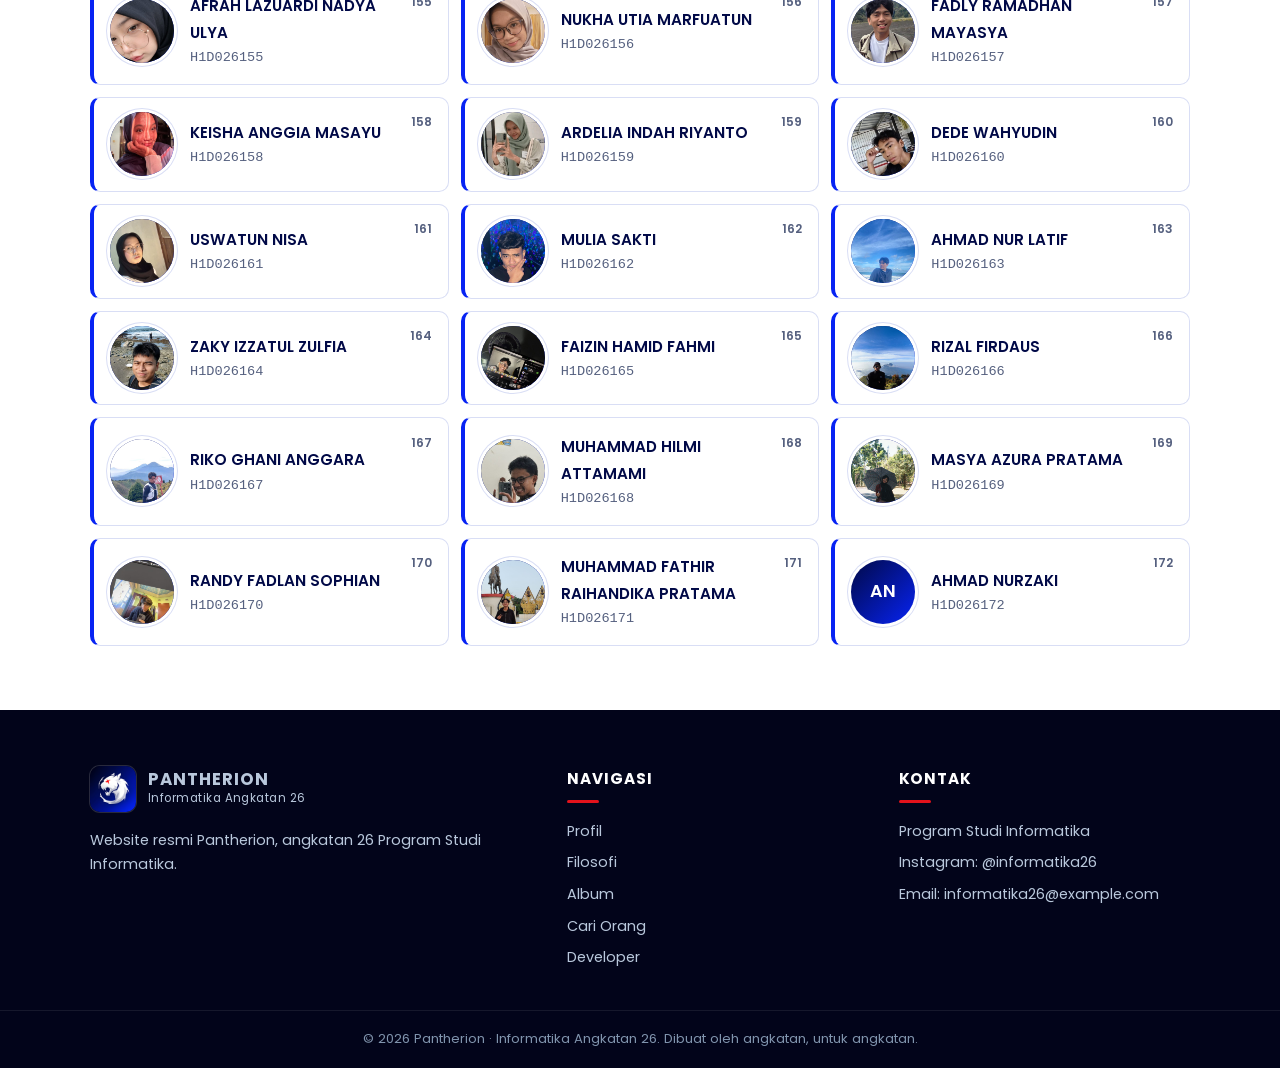
<file: search.html>
<!DOCTYPE html>
<html lang="id">
<head>
  <meta charset="UTF-8">
  <meta name="viewport" content="width=device-width, initial-scale=1.0">
  <title>Cari Orang - Pantherion IF 26</title>
  <link rel="icon" href="img/logo-icon.png">
  <link rel="preconnect" href="https://fonts.googleapis.com">
  <link rel="preconnect" href="https://fonts.gstatic.com" crossorigin>
  <link rel="stylesheet" href="https://fonts.googleapis.com/css2?family=Poppins:wght@400;500;600;700&display=swap">
  <link rel="stylesheet" href="css/base.css">
  <link rel="stylesheet" href="css/cari.css">
  <link rel="stylesheet" href="css/easteregg.css">
</head>
<body>
  <a class="skip-link" href="#konten">Lewati ke konten utama</a>
  <div class="topbar"><div class="container">
    <span>Program Studi Informatika · Angkatan 2026</span>
    <span>Bersama Bertumbuh, Bersama Berkarya</span>
  </div></div>
  <nav class="navbar"><div class="container">
    <a href="index.html" class="logo"><img src="img/logo.png" alt=""><span><strong>PANTHERION</strong><small>Informatika Angkatan 26</small></span></a>
    <input type="checkbox" id="nav-toggle">
    <label for="nav-toggle" class="nav-btn" aria-label="Buka menu"><span></span><span></span><span></span></label>
    <ul>
      <li><a href="index.html">Profil</a></li>
      <li><a href="filosofi.html">Filosofi</a></li>
      <li><a href="album.html">Album</a></li>
      <li><a href="search.html" class="active">Cari Orang</a></li>
      <li><a href="developer.html">Developer</a></li>
    </ul>
  </div></nav>

  <header class="page-hero" style="padding-bottom:6rem">
    <div class="container">
      <ol class="breadcrumb">
        <li><a href="index.html">Beranda</a></li>
        <li aria-current="page">Cari Orang</li>
      </ol>
      <h1>Cari Anggota Angkatan</h1>
      <p>Temukan teman seangkatan berdasarkan nama atau NIM.</p>
    </div>
  </header>

  <main id="konten">
    <section class="section" style="padding-top:0">
      <div class="container">
        <div class="search-panel">
          <div class="search-box">
            <svg width="20" height="20" viewBox="0 0 24 24" fill="none" stroke="currentColor" stroke-width="2.5" stroke-linecap="round" aria-hidden="true"><circle cx="11" cy="11" r="7"/><path d="M20 20l-3.5-3.5"/></svg>
            <input type="search" id="searchInput" placeholder="Ketik nama atau NIM... (contoh: amelia, 048, H1D026120)" autocomplete="off" autofocus aria-label="Cari nama atau NIM">
          </div>
          <p id="count"></p>
        </div>
        <div id="results"></div>
      </div>
    </section>
  </main>

  <!-- Popup profil, diisi oleh js/search.js -->
  <dialog id="profile" aria-labelledby="profile-name">
    <div class="profile-card">
      <div class="profile-cover">
        <img src="img/logo.png" alt="" class="profile-mark">
        <button type="button" class="profile-close" data-act="close" aria-label="Tutup">&times;</button>
      </div>
      <div class="profile-body">
        <span class="profile-photo"></span>
        <h2 id="profile-name"></h2>
        <p class="profile-nim"></p>
        <dl class="profile-info">
          <div><dt>NIM</dt><dd data-field="nim"></dd></div>
          <div><dt>No. Urut</dt><dd data-field="no"></dd></div>
          <div><dt>Program Studi</dt><dd>Informatika</dd></div>
          <div><dt>Angkatan</dt><dd>2026 · Pantherion</dd></div>
        </dl>
        <button type="button" class="profile-copy" data-act="copy">Salin tautan profil</button>
      </div>
      <div class="profile-nav">
        <button type="button" data-act="prev" aria-label="Profil sebelumnya">&larr; Sebelumnya</button>
        <span class="profile-pos"></span>
        <button type="button" data-act="next" aria-label="Profil berikutnya">Berikutnya &rarr;</button>
      </div>
    </div>
  </dialog>

  <footer class="site-footer">
    <div class="container">
      <div>
        <a href="index.html" class="logo"><img src="img/logo.png" alt=""><span><strong>PANTHERION</strong><small>Informatika Angkatan 26</small></span></a>
        <p>Website resmi Pantherion, angkatan 26 Program Studi Informatika.</p>
      </div>
      <div>
        <h4>Navigasi</h4>
        <ul>
          <li><a href="index.html">Profil</a></li>
          <li><a href="filosofi.html">Filosofi</a></li>
          <li><a href="album.html">Album</a></li>
          <li><a href="search.html">Cari Orang</a></li>
          <li><a href="developer.html">Developer</a></li>
        </ul>
      </div>
      <div>
        <h4>Kontak</h4>
        <ul>
          <li>Program Studi Informatika</li>
          <li>Instagram: @informatika26</li>
          <li>Email: informatika26@example.com</li>
        </ul>
      </div>
    </div>
    <div class="footer-bottom">© 2026 Pantherion · Informatika Angkatan 26. Dibuat oleh angkatan, untuk angkatan.</div>
  </footer>
  <script src="js/search.js"></script>
  <script src="js/easteregg.js"></script>
</body>
</html>
</file>
<file: css/base.css>
/* Dasar tampilan semua halaman: palet, navbar, banner, section, tombol, footer, responsif
   Pemilik: Rafly */

/* Palet diambil dari logo Pantherion: navy -> royal blue, putih, aksen merah bintang.
   Pola layout terinspirasi unsoed.ac.id */
:root {
  --navy-900:#02041a; --navy-800:#010947; --navy-700:#010e6e; --navy-600:#0723f3;
  --navy-500:#3a52ff; --navy-100:#e2e7ff; --navy-50:#f3f5ff;
  --red:#e3121b; --red-light:#ff4d4d; --red-soft:#ffe0e1;
  --text:#141a33; --muted:#55607f; --line:#d9def5; --white:#fff;
  --shadow:0 6px 20px rgba(1,9,71,.10);
  --radius:12px;
}
* { margin:0; padding:0; box-sizing:border-box; }
html { scroll-behavior:smooth; }
body { font-family:"Poppins",system-ui,sans-serif; background:var(--white); color:var(--text);
  line-height:1.7; min-height:100vh; display:flex; flex-direction:column; }
main { flex:1; }
img { max-width:100%; display:block; }
a { color:var(--navy-600); }

.skip-link { position:absolute; left:-999px; top:0; background:var(--red); color:#fff;
  padding:.5rem 1rem; z-index:100; }
.skip-link:focus { left:1rem; }

.container { max-width:1140px; margin:0 auto; padding:0 1.25rem; width:100%; }

/* ---------- Topbar & Header ---------- */
.topbar { background:var(--navy-900); color:#b9c8dc; font-size:.8rem; }
.topbar .container { display:flex; justify-content:space-between; gap:1rem; padding-top:.45rem; padding-bottom:.45rem; flex-wrap:wrap; }
.topbar span:last-child { color:var(--red-light); font-weight:500; }

.navbar { background:var(--navy-800); color:#fff; position:sticky; top:0; z-index:50;
  box-shadow:0 2px 12px rgba(0,0,0,.25); }
.navbar .container { display:flex; justify-content:space-between; align-items:center;
  gap:1rem; min-height:76px; flex-wrap:wrap; }
.logo { display:flex; align-items:center; gap:.75rem; color:#fff; text-decoration:none; }
.logo img { width:46px; height:46px; border-radius:10px; box-shadow:0 0 0 1px rgba(255,255,255,.15); }
.logo strong { display:block; font-size:1.05rem; letter-spacing:.06em; line-height:1.2; }
.logo small { display:block; font-size:.72rem; color:#b9c8dc; letter-spacing:.04em; }
.navbar ul { display:flex; gap:.25rem; list-style:none; }
.navbar ul a { display:block; padding:.6rem .9rem; color:#dbe5f2; text-decoration:none;
  font-size:.88rem; font-weight:500; text-transform:uppercase; letter-spacing:.04em;
  border-bottom:3px solid transparent; transition:color .2s, border-color .2s; }
.navbar ul a:hover { color:#fff; }
.navbar ul a.active { color:var(--red-light); border-bottom-color:var(--red-light); }

/* Hamburger (tanpa JS) */
#nav-toggle { display:none; }
.nav-btn { display:none; cursor:pointer; padding:.5rem; }
.nav-btn span { display:block; width:24px; height:2px; background:#fff; margin:5px 0; transition:.3s; }

/* ---------- Page hero + breadcrumb ---------- */
.page-hero { position:relative; overflow:hidden; color:#fff; padding:3.5rem 0 3rem;
  background:
    radial-gradient(circle at 85% 15%, rgba(255,77,77,.14), transparent 35%),
    radial-gradient(circle at 100% 100%, rgba(7,35,243,.75), transparent 55%),
    linear-gradient(135deg, var(--navy-900), var(--navy-800) 45%, var(--navy-700)); }
.page-hero::after { content:""; position:absolute; inset:0; opacity:.07;
  background-image:linear-gradient(#fff 1px, transparent 1px), linear-gradient(90deg,#fff 1px, transparent 1px);
  background-size:32px 32px; }
.page-hero .container { position:relative; z-index:1; }
.breadcrumb { display:flex; gap:.5rem; list-style:none; font-size:.85rem; color:#b9c8dc; margin-bottom:.75rem; flex-wrap:wrap; }
.breadcrumb li + li::before { content:"/"; margin-right:.5rem; opacity:.6; }
.breadcrumb a { color:#dbe5f2; text-decoration:none; }
.breadcrumb a:hover { color:var(--red-light); }
.breadcrumb [aria-current] { color:var(--red-light); }
.page-hero h1 { font-size:clamp(1.8rem,4vw,2.6rem); line-height:1.25; font-weight:700; }
.page-hero p { color:#cfdbea; max-width:640px; margin-top:.5rem; }

/* Tombol & label */
.eyebrow { display:inline-block; font-size:.78rem; font-weight:600; letter-spacing:.14em;
  text-transform:uppercase; color:var(--red-light); margin-bottom:.5rem; }
.btn-group { display:flex; gap:.75rem; margin-top:1.75rem; flex-wrap:wrap; }
.btn { display:inline-block; padding:.75rem 1.5rem; border-radius:8px; font-weight:600;
  font-size:.92rem; text-decoration:none; transition:transform .2s, box-shadow .2s, background .2s; }
.btn:hover { transform:translateY(-2px); }
.btn-accent { background:var(--red); color:#fff; box-shadow:0 6px 18px rgba(227,18,27,.35); }
.btn-outline { border:2px solid rgba(255,255,255,.5); color:#fff; }
.btn-outline:hover { border-color:#fff; background:rgba(255,255,255,.08); }

/* ---------- Section ---------- */
.section { padding:4rem 0; }
.section.alt { background:var(--navy-50); }
.section.tint { background:var(--navy-100); }
.section-title { margin-bottom:2rem; }
.section-title h2 { font-size:clamp(1.4rem,3vw,1.85rem); color:var(--navy-800); line-height:1.3; }
.section-title h2::after { content:""; display:block; width:56px; height:4px; border-radius:2px;
  background:var(--red); margin-top:.75rem; }
.section-title.center { text-align:center; }
.section-title.center h2::after { margin-left:auto; margin-right:auto; }
.section-title p { color:var(--muted); margin-top:.75rem; max-width:680px; }
.section-title.center p { margin-left:auto; margin-right:auto; }
p + p { margin-top:.9rem; }

.split { display:grid; grid-template-columns:1.2fr 1fr; gap:3rem; align-items:center; }

/* Kartu umum */
.box { background:#fff; border:1px solid var(--line); border-radius:var(--radius); padding:1.75rem; box-shadow:var(--shadow); }
.box h3 { color:var(--navy-800); margin-bottom:.5rem; }
.grid-3 { display:grid; grid-template-columns:repeat(auto-fit,minmax(240px,1fr)); gap:1.25rem; }

/* ---------- Kenali Lebih Dalam ---------- */
.link-cards { display:grid; grid-template-columns:repeat(auto-fit,minmax(240px,1fr)); gap:1.25rem; }
.link-card { display:flex; flex-direction:column; gap:.4rem; background:#fff; padding:1.5rem; border-radius:var(--radius);
  text-decoration:none; color:var(--text); border:1px solid var(--line); box-shadow:var(--shadow);
  border-top:4px solid var(--navy-600); transition:transform .2s, border-color .2s; }
.link-card:hover { transform:translateY(-4px); border-top-color:var(--red-light); }
.link-card strong { color:var(--navy-800); font-size:1.05rem; }
.link-card span { color:var(--muted); font-size:.9rem; }
.link-card em { margin-top:auto; padding-top:.5rem; font-style:normal; font-weight:600; font-size:.88rem; color:var(--navy-600); }

/* ---------- Footer ---------- */
.site-footer { background:var(--navy-900); color:#b9c8dc; font-size:.9rem; }
.site-footer .container { display:grid; grid-template-columns:1.5fr 1fr 1fr; gap:2.5rem; padding-top:3.5rem; padding-bottom:2.5rem; }
.site-footer h4 { color:#fff; font-size:.95rem; margin-bottom:1rem; text-transform:uppercase; letter-spacing:.06em; }
.site-footer h4::after { content:""; display:block; width:32px; height:3px; background:var(--red); margin-top:.5rem; border-radius:2px; }
.site-footer ul { list-style:none; display:grid; gap:.45rem; }
.site-footer a { color:#b9c8dc; text-decoration:none; }
.site-footer a:hover { color:var(--red-light); }
.site-footer .logo { margin-bottom:1rem; }
.footer-bottom { border-top:1px solid rgba(255,255,255,.08); text-align:center; padding:1.1rem; font-size:.82rem; color:#8094ad; }

/* ---------- Responsif ---------- */
@media (max-width:860px) {
  .nav-btn { display:block; }
  .navbar ul { display:none; width:100%; flex-direction:column; padding-bottom:1rem; }
  .navbar ul a { border-bottom:none; border-left:3px solid transparent; }
  .navbar ul a.active { border-left-color:var(--red-light); background:rgba(255,255,255,.05); }
  #nav-toggle:checked ~ ul { display:flex; }
  #nav-toggle:checked + .nav-btn span:nth-child(1) { transform:translateY(7px) rotate(45deg); }
  #nav-toggle:checked + .nav-btn span:nth-child(2) { opacity:0; }
  #nav-toggle:checked + .nav-btn span:nth-child(3) { transform:translateY(-7px) rotate(-45deg); }
  .split { grid-template-columns:1fr; gap:2rem; }
  .site-footer .container { grid-template-columns:1fr; gap:2rem; }
}
@media (max-width:600px) {
  .topbar span:first-child { display:none; }
  .section { padding:3rem 0; }
  .btn-group { justify-content:center; }
}
</file>
<file: css/beranda.css>
/* Halaman Profil (index.html): hero, statistik, background slide album, logo interaktif
   Pemilik: Rafly */

/* Hero beranda */
.page-hero.home { padding:5rem 0; }
.page-hero.home .container { display:flex; align-items:center; gap:3rem; flex-wrap:wrap; }
.page-hero.home .hero-text { flex:1; min-width:280px; }
.hero-logo img { width:240px; height:240px; border-radius:28px; box-shadow:0 20px 50px rgba(0,0,0,.45), 0 0 0 1px rgba(255,255,255,.12);
  animation:float 6s ease-in-out infinite; }

/* ---------- Profil ---------- */
.stats { display:grid; grid-template-columns:repeat(auto-fit,minmax(200px,1fr)); gap:1.25rem; }
.stat { background:#fff; border-radius:var(--radius); padding:1.75rem 1.25rem; text-align:center;
  border-bottom:4px solid var(--red); box-shadow:var(--shadow); }
.stat strong { display:block; font-size:2.2rem; color:var(--navy-700); line-height:1.2; }
.stat span { color:var(--muted); font-size:.9rem; }

/* ---------- Beranda: foto album bergeser di belakang gradasi ---------- */
.page-hero.home { background:var(--navy-900); }
.hero-slides { position:absolute; inset:0; overflow:hidden; z-index:0; }
.hero-track { display:flex; gap:6px; height:100%; width:max-content; animation:hero-scroll 80s linear infinite; }
.hero-track img { height:100%; width:auto; flex-shrink:0; object-fit:cover; filter:saturate(.85); }
/* Gradasi biru yang sama seperti sebelumnya, kini transparan di atas foto */
.page-hero.home::before { content:""; position:absolute; inset:0; z-index:1;
  background:
    radial-gradient(circle at 85% 15%, rgba(255,77,77,.16), transparent 35%),
    radial-gradient(circle at 100% 100%, rgba(7,35,243,.55), transparent 55%),
    linear-gradient(100deg, rgba(2,4,26,.94) 0%, rgba(1,9,71,.86) 45%, rgba(1,14,110,.62) 100%); }
.page-hero.home::after { z-index:1; }
.page-hero.home .container { z-index:2; }
@keyframes hero-scroll { to { transform:translateX(calc(-50% - 3px)); } }

/* ---------- Logo interaktif ---------- */
.hero-logo { position:relative; border:0; padding:0; background:none; border-radius:28px; cursor:zoom-in;
  touch-action:none; transform-style:preserve-3d; will-change:transform;
  transform:perspective(900px) translate3d(var(--tx,0px),var(--ty,0px),0) rotateX(var(--rx,0deg)) rotateY(var(--ry,0deg)) scale(var(--s,1));
  transition:transform .9s cubic-bezier(.2,1.5,.4,1); }
.hero-logo.tilting { transition:transform .12s ease-out; }
.hero-logo::after { content:""; position:absolute; inset:0; border-radius:28px; pointer-events:none; opacity:0;
  background:radial-gradient(circle at var(--gx,50%) var(--gy,50%), rgba(255,255,255,.38), transparent 55%);
  transition:opacity .4s; }
.hero-logo.tilting::after { opacity:1; }
.hero-logo:focus-visible { outline:3px solid var(--red-light); outline-offset:6px; }
@keyframes float { 50% { transform:translateY(-10px); } }

.logo-zoom { position:fixed; inset:0; z-index:100; display:grid; place-items:center; align-content:center; gap:1.25rem;
  padding:1rem; cursor:zoom-out; touch-action:none; outline:none;
  background:rgba(2,4,26,0); backdrop-filter:blur(0); transition:background .45s, backdrop-filter .45s; }
.logo-zoom[hidden] { display:none; }
.logo-zoom.open { background:rgba(2,4,26,.88); backdrop-filter:blur(8px); }
.logo-zoom img { width:min(66vmin,560px); border-radius:36px; box-shadow:0 30px 100px rgba(7,35,243,.5);
  transform:perspective(1200px) translate3d(var(--tx,0px),var(--ty,0px),0) rotateX(var(--rx,0deg)) rotateY(var(--ry,0deg)) scale(var(--s,1));
  transition:transform .9s cubic-bezier(.2,1.5,.4,1); }
.logo-zoom img.tilting { transition:transform .12s ease-out; }
.logo-zoom p { color:#fff; font-weight:700; letter-spacing:.12em; text-align:center; opacity:0; transform:translateY(10px);
  transition:opacity .4s .25s, transform .4s .25s; }
.logo-zoom.open p { opacity:1; transform:none; }
.logo-zoom p span { display:block; margin-top:.25rem; font-weight:400; font-size:.8rem; letter-spacing:0; color:#b9c8dc; }

.about { max-width:780px; }

@media (max-width:600px) {
  .page-hero.home { padding:3.5rem 0; text-align:center; }
  .page-hero.home .container { flex-direction:column-reverse; gap:1.5rem; }
  .hero-logo img { width:150px; height:150px; }
}

@media (prefers-reduced-motion: reduce) {
  .hero-track, .hero-logo img { animation:none; }
}
</file>
<file: css/easteregg.css>
/* Easter egg: mode virus (html.virus), tombol musik/earrape/sembuhkan
   Pemilik: Wendra */

/* ---------- Easter egg: mode virus (html.virus, dipicu 5x klik logo beranda) ---------- */
html.virus {
  --navy-900:#ff006e; --navy-800:#8338ec; --navy-700:#3a86ff; --navy-600:#06d6a0; --navy-500:#ffbe0b;
  --navy-100:#fff3b0; --navy-50:#e0fff4; --red:#ff006e; --red-light:#ffbe0b; --red-soft:#ffd6ec;
  --line:#ff9ff3; --text:#2b0057; --muted:#7b2cbf;
}
html.virus body { font-family:"Comic Sans MS","Comic Sans","Chalkboard SE",cursive;
  background:linear-gradient(120deg,#fff0f6,#e0fff4,#fff8d6,#e7e0ff); background-size:400% 400%;
  animation:virus-bg 6s ease infinite; }
/* Setiap blok berputar warnanya dengan tempo berbeda */
html.virus .topbar, html.virus .navbar, html.virus .page-hero, html.virus .section, html.virus .site-footer {
  animation:virus-hue 4s linear infinite; }
html.virus .navbar { animation-duration:2.5s; }
html.virus .section:nth-of-type(2n) { animation-direction:reverse; animation-duration:3s; }
html.virus .site-footer { animation-duration:5s; }
html.virus h1, html.virus h2, html.virus h3, html.virus .logo strong, html.virus .stat strong {
  background:linear-gradient(90deg,#ff006e,#fb5607,#ffbe0b,#06d6a0,#3a86ff,#8338ec,#ff006e);
  background-size:200% auto; -webkit-background-clip:text; background-clip:text; color:transparent;
  animation:virus-text 1.5s linear infinite; }
html.virus h1, html.virus h2 { animation:virus-text 1.5s linear infinite, virus-wobble 1.2s ease-in-out infinite; display:inline-block; }
html.virus .card, html.virus .stat, html.virus .link-card, html.virus .gallery figure, html.virus .makna-item,
html.virus .member, html.virus .swatch, html.virus .name-card { animation:virus-wobble 1.8s ease-in-out infinite; }
html.virus .card:nth-child(3n), html.virus .gallery figure:nth-child(3n), html.virus .stat:nth-child(2) { animation-delay:-.6s; animation-direction:reverse; }
html.virus .btn, html.virus .virus-cure { animation:virus-pulse .8s ease-in-out infinite; }
html.virus .hero-track { animation-duration:12s; }
html.virus .hero-logo img { animation:virus-spin 3s linear infinite; }
/* Garis-garis layar rusak */
html.virus body::after { content:""; position:fixed; inset:0; z-index:999; pointer-events:none;
  background:repeating-linear-gradient(0deg, rgba(0,0,0,.05) 0 2px, transparent 2px 4px);
  animation:virus-flicker .2s steps(2) infinite; }

.virus-controls { position:fixed; right:1rem; bottom:1rem; z-index:1000; display:flex; gap:.6rem; align-items:center; }
.virus-sound { width:52px; height:52px; border-radius:50%; border:3px solid #fff; cursor:pointer; font-size:1.4rem;
  background:linear-gradient(135deg,#ff006e,#8338ec); box-shadow:0 8px 24px rgba(0,0,0,.3); }
.virus-ear { width:52px; height:52px; border-radius:50%; border:3px solid #fff; cursor:pointer; font-size:1.4rem;
  background:linear-gradient(135deg,#fb5607,#ffbe0b); box-shadow:0 8px 24px rgba(0,0,0,.3); animation:virus-shake .15s infinite; }
.virus-ear.off { animation:none; filter:grayscale(1); opacity:.6; }
@keyframes virus-shake { 50% { transform:translate(1px,-1px) rotate(4deg); } }
.virus-cure { font:inherit; font-weight:700; font-size:1rem;
  padding:.8rem 1.3rem; border:3px solid #fff; border-radius:999px; cursor:pointer; color:#fff;
  background:linear-gradient(135deg,#06d6a0,#3a86ff); box-shadow:0 8px 24px rgba(0,0,0,.3); }
.virus-boot { position:fixed; inset:0; z-index:1001; display:grid; place-items:center; background:#000; pointer-events:none;
  animation:virus-boot 1.6s ease-in forwards; }
.virus-boot p { color:#39ff14; font:700 clamp(1.4rem,5vw,2.6rem) ui-monospace,Consolas,monospace; text-align:center;
  text-shadow:3px 0 #ff006e, -3px 0 #3a86ff; animation:virus-glitch .12s steps(2) infinite; }
.virus-boot span { display:block; margin-top:.5rem; font-size:.4em; color:#ffbe0b; }

@keyframes virus-bg { 50% { background-position:100% 50%; } }
@keyframes virus-hue { to { filter:hue-rotate(360deg); } }
@keyframes virus-text { to { background-position:200% center; } }
@keyframes virus-wobble { 25% { transform:rotate(-2deg) translateY(-2px); } 75% { transform:rotate(2deg) translateY(2px); } }
@keyframes virus-pulse { 50% { transform:scale(1.08); } }
@keyframes virus-spin { 50% { transform:rotate(180deg) scale(1.1); } to { transform:rotate(360deg); } }
@keyframes virus-flicker { 50% { opacity:.6; } }
@keyframes virus-glitch { 50% { transform:translate(3px,-2px) skewX(8deg); } }
@keyframes virus-boot { 0%, 70% { opacity:1; } 100% { opacity:0; visibility:hidden; } }

@media (prefers-reduced-motion: reduce) {
  html.virus body, html.virus *, html.virus body::after { animation:none !important; }
}
</file>
<file: css/album.css>
/* Halaman Album: galeri foto
   Pemilik: Deki */

/* ---------- Album ---------- */
.gallery { display:grid; grid-template-columns:repeat(auto-fill,minmax(250px,1fr)); gap:1.25rem; }
.gallery figure { position:relative; border-radius:var(--radius); overflow:hidden; box-shadow:var(--shadow); background:var(--navy-800); }
.gallery a { display:block; }
.gallery img { width:100%; aspect-ratio:4/3; object-fit:cover; transition:transform .4s, opacity .4s; }
.gallery a:hover img { transform:scale(1.06); opacity:.85; }
.gallery figcaption { position:absolute; left:0; right:0; bottom:0; padding:2rem 1rem .8rem; color:#fff;
  font-weight:500; font-size:.92rem; background:linear-gradient(transparent, rgba(7,26,51,.9)); pointer-events:none; }
</file>
<file: css/developer.css>
/* Halaman Developer: kartu tim, teknologi
   Pemilik: Dzaki */

/* ---------- Developer ---------- */
.team { display:grid; grid-template-columns:repeat(auto-fill,minmax(240px,1fr)); gap:1.25rem; }
.member { background:#fff; border-radius:var(--radius); overflow:hidden; text-align:center;
  border:1px solid var(--line); box-shadow:var(--shadow); padding-bottom:1.5rem; }
.member::before { content:""; display:block; height:70px; background:linear-gradient(135deg,var(--navy-900),var(--navy-800) 50%,var(--navy-600)); }
.avatar { width:90px; height:90px; border-radius:50%; margin:-45px auto .75rem; border:4px solid #fff;
  background:var(--navy-700); color:var(--red-light); display:grid; place-items:center; font-size:1.6rem; font-weight:700; }
.member strong { color:var(--navy-800); }
.member .nim { color:var(--muted); font-family:ui-monospace,Consolas,monospace; font-size:.88rem; }
.member .role { display:inline-block; margin-top:.6rem; padding:.2rem .8rem; border-radius:999px;
  background:var(--navy-100); color:var(--navy-700); font-size:.8rem; font-weight:500; }
.tech { display:flex; flex-wrap:wrap; gap:.6rem; list-style:none; }
.tech li { background:var(--navy-800); color:#fff; padding:.4rem 1rem; border-radius:999px; font-size:.88rem; }
code { background:var(--navy-100); color:var(--navy-700); padding:.1rem .4rem; border-radius:4px; font-size:.9em; }

/* ---------- Developer: kartu berfoto, klik membuka profil ---------- */
a.member { display:block; color:inherit; text-decoration:none; transition:transform .25s, box-shadow .25s; }
a.member:hover { transform:translateY(-6px); box-shadow:0 16px 36px rgba(1,9,71,.18); }
a.member:focus-visible { outline:3px solid var(--navy-500); outline-offset:3px; }
.member .avatar { overflow:hidden; }
.member .avatar img { width:100%; height:100%; object-fit:cover; transition:transform .3s; }
a.member:hover .avatar img { transform:scale(1.08); }
.member .nick { display:block; color:var(--red); font-weight:700; font-size:.8rem; letter-spacing:.12em; text-transform:uppercase; }
.member strong { display:block; padding:0 1rem; line-height:1.4; }
</file>
<file: css/filosofi.css>
/* Halaman Filosofi: logo, filosofi nama, makna logo, palet warna
   Pemilik: Deki */

/* ---------- Filosofi ---------- */
.logo-showcase { display:grid; place-items:center; }
.logo-showcase img { width:100%; max-width:380px; border-radius:24px; box-shadow:0 20px 50px rgba(1,9,71,.35); }
.makna { display:grid; grid-template-columns:repeat(auto-fit,minmax(240px,1fr)); gap:1.25rem; }
.makna article { display:flex; gap:1rem; background:#fff; padding:1.5rem; border-radius:var(--radius);
  border:1px solid var(--line); box-shadow:var(--shadow); }
.makna .icon { flex-shrink:0; width:52px; height:52px; border-radius:10px; display:grid; place-items:center;
  background:var(--navy-100); color:var(--navy-700); font-weight:700; font-size:1.1rem; }
.makna h3 { font-size:1.05rem; color:var(--navy-800); margin-bottom:.25rem; }
.makna p { font-size:.92rem; color:var(--muted); }
.palette { display:grid; grid-template-columns:repeat(auto-fit,minmax(180px,1fr)); gap:1.25rem; }
.swatch { border-radius:var(--radius); overflow:hidden; background:#fff; box-shadow:var(--shadow); border:1px solid var(--line); }
.swatch .color { height:110px; }
.swatch div:last-child { padding:1rem; }
.swatch strong { display:block; color:var(--navy-800); }
.swatch code { font-size:.85rem; color:var(--muted); }
blockquote { position:relative; max-width:760px; margin:0 auto; text-align:center; font-size:1.25rem;
  font-style:italic; color:var(--navy-800); padding:2rem 1rem 0; }
blockquote::before { content:"\201C"; position:absolute; top:-1.5rem; left:50%; transform:translateX(-50%);
  font-size:5rem; color:var(--red-light); font-style:normal; line-height:1; }
.swatch p { font-size:.85rem; color:var(--muted); margin-top:.35rem; }

/* Filosofi nama */
.name-split { display:grid; grid-template-columns:repeat(auto-fit,minmax(260px,1fr)); gap:1.25rem; }
.name-card { position:relative; overflow:hidden; border-radius:var(--radius); padding:2rem 2rem 3rem; color:#fff;
  background:linear-gradient(135deg,var(--navy-900),var(--navy-800) 55%,var(--navy-700)); box-shadow:var(--shadow); }
.name-card::after { content:attr(data-word); position:absolute; right:-.5rem; bottom:-2.4rem; font-size:5.5rem;
  font-weight:800; color:rgba(255,255,255,.04); line-height:1; pointer-events:none; }
.name-card h3 { font-size:1.6rem; letter-spacing:.04em; }
.name-card p { color:#cdd4f5; margin-top:.5rem; }
.name-formula { text-align:center; margin-top:2rem; font-size:clamp(1.4rem,4vw,2.2rem); font-weight:700;
  color:var(--navy-800); letter-spacing:.06em; }
.name-formula span { color:var(--red); }

/* Filosofi logo bernomor */
.makna-list { display:grid; gap:1.25rem; }
.makna-item { display:grid; grid-template-columns:64px 1fr; gap:1.25rem; background:#fff; padding:1.5rem;
  border-radius:var(--radius); border:1px solid var(--line); border-left:4px solid var(--navy-600); box-shadow:var(--shadow); }
.makna-item .num { width:64px; height:64px; border-radius:14px; display:grid; place-items:center; font-size:1.5rem;
  font-weight:700; color:#fff; background:linear-gradient(135deg,var(--navy-800),var(--navy-600)); }
.makna-item h3 { color:var(--navy-800); font-size:1.15rem; line-height:1.35; }
.makna-item .tag { display:inline-block; margin:.35rem 0 .6rem; padding:.15rem .7rem; border-radius:999px;
  background:var(--red-soft); color:var(--red); font-size:.8rem; font-weight:600; }
.makna-item p { color:var(--muted); }
@media (max-width:600px) {
  .makna-item { grid-template-columns:1fr; }
  .makna-item .num { width:48px; height:48px; font-size:1.2rem; }
}
</file>
<file: css/cari.css>
/* Halaman Cari Orang: kotak pencarian, kartu hasil, popup profil
   Pemilik: Dzaki */

/* ---------- Search ---------- */
.search-panel { background:#fff; border-radius:var(--radius); padding:1.5rem; box-shadow:var(--shadow);
  border:1px solid var(--line); margin-top:-4.5rem; position:relative; z-index:2; }
.search-box { position:relative; }
.search-box svg { position:absolute; left:1rem; top:50%; transform:translateY(-50%); color:var(--navy-600); }
#searchInput { width:100%; padding:.95rem 1rem .95rem 3rem; font:inherit; font-size:1rem; color:var(--text);
  border:2px solid var(--line); border-radius:10px; outline:none; transition:border-color .2s, box-shadow .2s; }
#searchInput:focus { border-color:var(--navy-600); box-shadow:0 0 0 4px rgba(29,78,137,.15); }
#count { color:var(--muted); margin-top:.75rem; font-size:.88rem; }
#results { display:grid; grid-template-columns:repeat(auto-fill,minmax(300px,1fr)); gap:.75rem; margin-top:1.5rem; }
.card { display:flex; align-items:center; gap:1rem; background:#fff; padding:.9rem 1rem;
  border-radius:10px; border:1px solid var(--line); border-left:4px solid var(--navy-600);
  transition:transform .2s, box-shadow .2s, border-color .2s; }
.card:hover { transform:translateY(-2px); box-shadow:var(--shadow); border-left-color:var(--red-light); }
.card .photo { flex-shrink:0; width:64px; height:64px; border-radius:50%; overflow:hidden;
  display:grid; place-items:center; background:linear-gradient(135deg,var(--navy-800),var(--navy-600));
  color:#fff; font-weight:600; font-size:1.1rem; box-shadow:0 0 0 3px #fff, 0 0 0 4px var(--line); }
.card .photo img { width:100%; height:100%; object-fit:cover; }
.card .info { flex:1; min-width:0; }
.card .no { flex-shrink:0; align-self:flex-start; color:var(--muted); font-size:.75rem; font-weight:600; }
.card strong { color:var(--navy-800); font-weight:600; font-size:.95rem; }
.card .nim { color:var(--muted); font-size:.85rem; font-family:ui-monospace,Consolas,monospace; }
.card mark { background:var(--red-soft); color:inherit; border-radius:3px; padding:0 1px; }
.empty { grid-column:1/-1; color:var(--muted); text-align:center; padding:3rem 1rem; }
@media (max-width:600px) {
  #results { grid-template-columns:1fr; }
}

/* ---------- Kartu hasil bisa diklik ---------- */
button.card { width:100%; font:inherit; color:inherit; text-align:left; cursor:pointer; }
button.card:focus-visible { outline:3px solid var(--navy-500); outline-offset:2px; }
.card .nim { display:block; }
.card .photo { transition:transform .25s; }
.card:hover .photo { transform:scale(1.06); }

/* ---------- Popup profil ---------- */
#profile { border:0; padding:0; background:transparent; width:min(440px, calc(100% - 2rem));
  max-height:calc(100% - 2rem); margin:auto; overflow:visible; }
#profile::backdrop { background:rgba(2,4,26,.72); backdrop-filter:blur(4px); }
#profile[open] { animation:pop-in .45s cubic-bezier(.2,.9,.3,1.25); }
#profile[open]::backdrop { animation:fade-in .3s ease-out; }
#profile.closing { animation:pop-out .25s ease-in forwards; }
#profile.closing::backdrop { animation:fade-out .25s ease-in forwards; }

.profile-card { background:#fff; border-radius:20px; overflow:hidden; box-shadow:0 30px 80px rgba(0,0,0,.45); }
.profile-cover { position:relative; height:120px; overflow:hidden;
  background:
    radial-gradient(circle at 85% 15%, rgba(255,77,77,.25), transparent 40%),
    linear-gradient(135deg, var(--navy-900), var(--navy-800) 45%, var(--navy-600)); }
.profile-mark { position:absolute; right:-20px; top:-30px; width:170px; opacity:.18; mix-blend-mode:screen; }
.profile-close { position:absolute; top:.75rem; right:.75rem; width:36px; height:36px; border-radius:50%;
  border:0; background:rgba(255,255,255,.15); color:#fff; font-size:1.5rem; line-height:1; cursor:pointer;
  transition:background .2s, transform .2s; }
.profile-close:hover { background:var(--red); transform:rotate(90deg); }

.profile-body { padding:0 1.5rem 1.5rem; text-align:center; }
.profile-photo { width:150px; height:150px; margin:-80px auto .9rem; border-radius:50%; overflow:hidden;
  display:grid; place-items:center; border:5px solid #fff; box-shadow:0 10px 30px rgba(1,9,71,.3);
  background:linear-gradient(135deg,var(--navy-800),var(--navy-600)); color:#fff; font-size:2.6rem; font-weight:700;
  position:relative; animation:photo-in .55s .1s cubic-bezier(.2,.9,.3,1.3) both; }
.profile-photo img { width:100%; height:100%; object-fit:cover; }
#profile-name { color:var(--navy-800); font-size:1.25rem; line-height:1.35; animation:rise .4s .18s both; }
.profile-nim { color:var(--red); font-family:ui-monospace,Consolas,monospace; font-weight:600; margin-top:.15rem;
  animation:rise .4s .24s both; }
.profile-info { display:grid; grid-template-columns:1fr 1fr; gap:.6rem; margin:1.25rem 0; text-align:left;
  animation:rise .4s .3s both; }
.profile-info div { background:var(--navy-50); border:1px solid var(--line); border-radius:10px; padding:.6rem .8rem; }
.profile-info dt { font-size:.72rem; color:var(--muted); text-transform:uppercase; letter-spacing:.05em; }
.profile-info dd { font-weight:600; color:var(--navy-800); font-size:.92rem; }
.profile-copy { font:inherit; font-size:.88rem; font-weight:600; color:var(--navy-600); background:none;
  border:2px solid var(--line); border-radius:8px; padding:.5rem 1rem; cursor:pointer; transition:border-color .2s; }
.profile-copy:hover { border-color:var(--navy-600); }
.profile-nav { display:flex; justify-content:space-between; align-items:center; gap:.5rem;
  padding:.75rem 1rem; background:var(--navy-50); border-top:1px solid var(--line); }
.profile-nav button { font:inherit; font-size:.85rem; font-weight:600; color:var(--navy-700); background:none;
  border:0; padding:.4rem .6rem; border-radius:6px; cursor:pointer; }
.profile-nav button:hover:not(:disabled) { background:var(--navy-100); }
.profile-nav button:disabled { opacity:.35; cursor:default; }
.profile-pos { font-size:.8rem; color:var(--muted); }

/* Ganti profil (sebelumnya/berikutnya): isi kartu diputar ulang animasinya */
.slide-next .profile-body { animation:slide-next .35s ease-out; }
.slide-prev .profile-body { animation:slide-prev .35s ease-out; }

@keyframes pop-in { from { opacity:0; transform:translateY(40px) scale(.85); } to { opacity:1; transform:none; } }
@keyframes pop-out { to { opacity:0; transform:translateY(20px) scale(.92); } }
@keyframes fade-in { from { opacity:0; } }
@keyframes fade-out { to { opacity:0; } }
@keyframes photo-in { from { opacity:0; transform:scale(.4) rotate(-12deg); } }
@keyframes rise { from { opacity:0; transform:translateY(12px); } }
@keyframes slide-next { from { opacity:0; transform:translateX(40px); } }
@keyframes slide-prev { from { opacity:0; transform:translateX(-40px); } }

@media (prefers-reduced-motion: reduce) {
  #profile[open], #profile[open]::backdrop, .profile-photo, #profile-name, .profile-nim, .profile-info,
  .slide-next .profile-body, .slide-prev .profile-body { animation:none; }
}
@media (max-width:340px) {
  .profile-info { grid-template-columns:1fr; }
}
</file>
